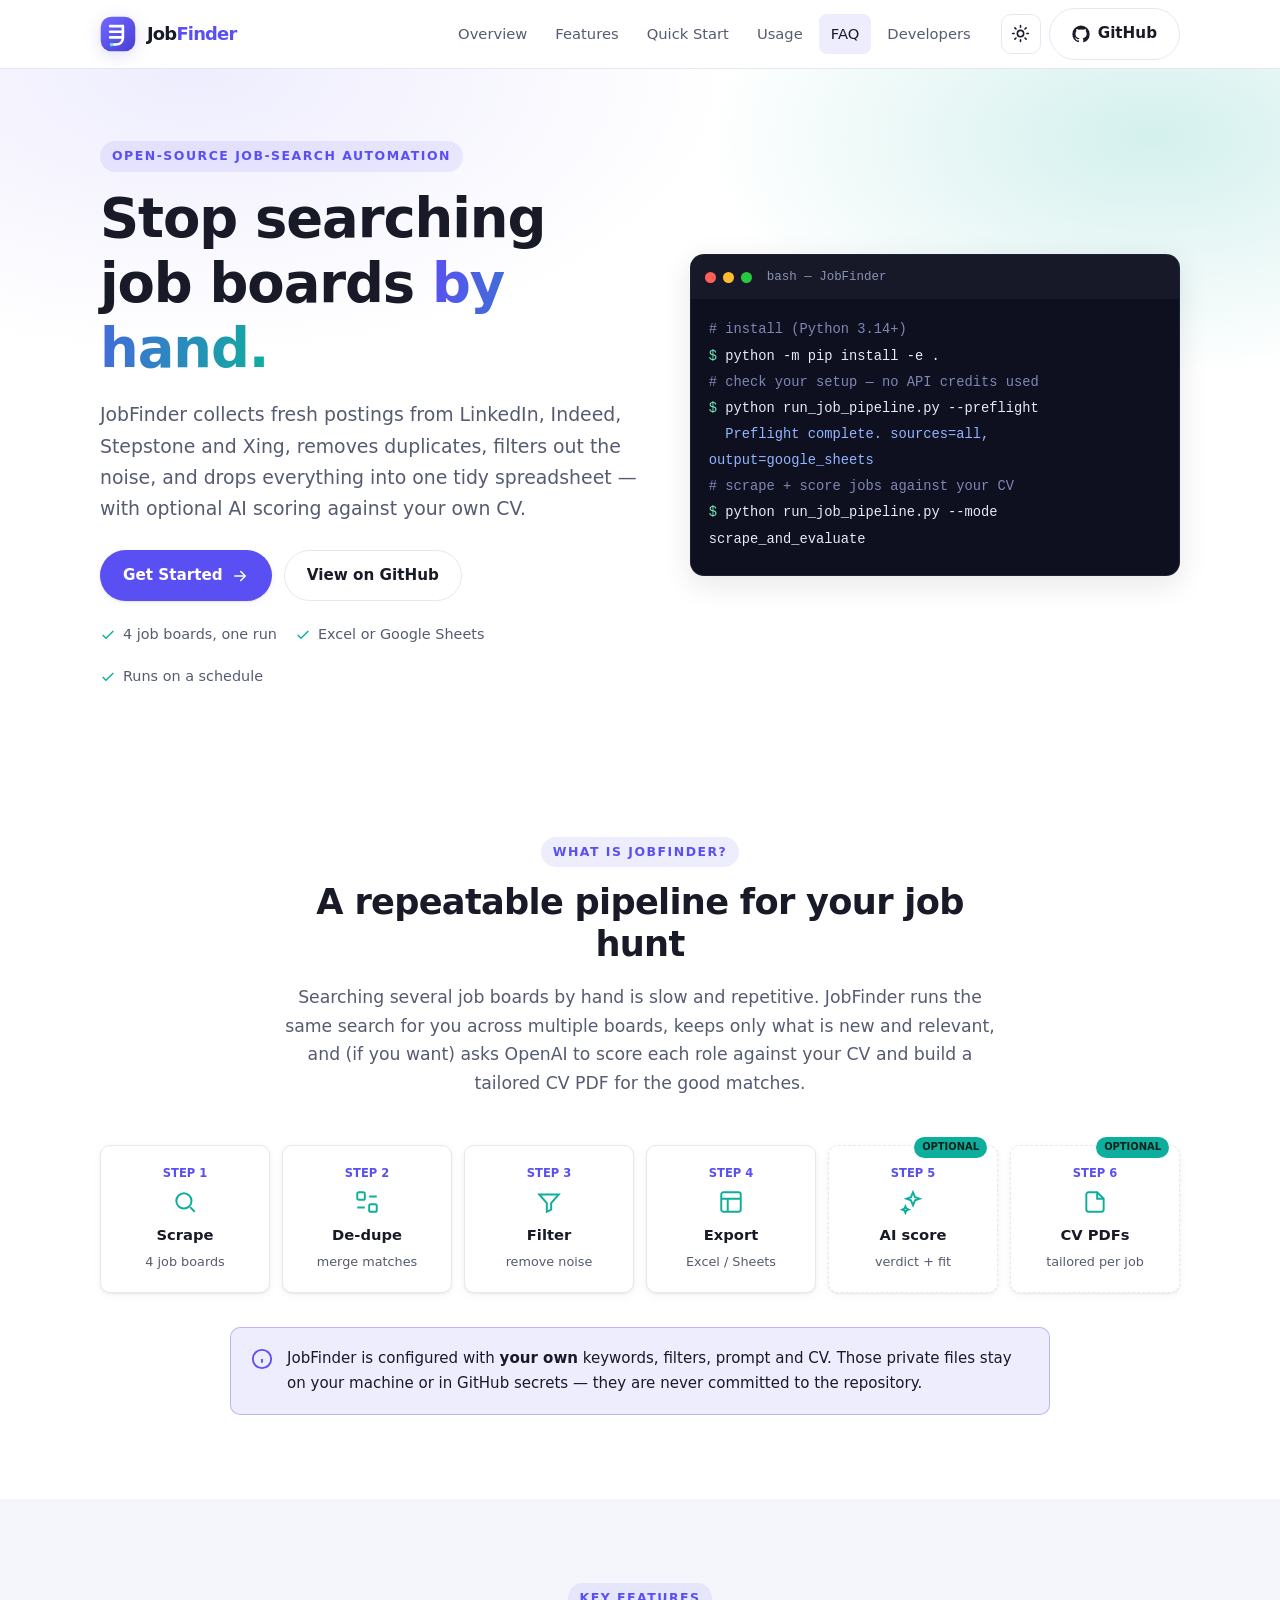
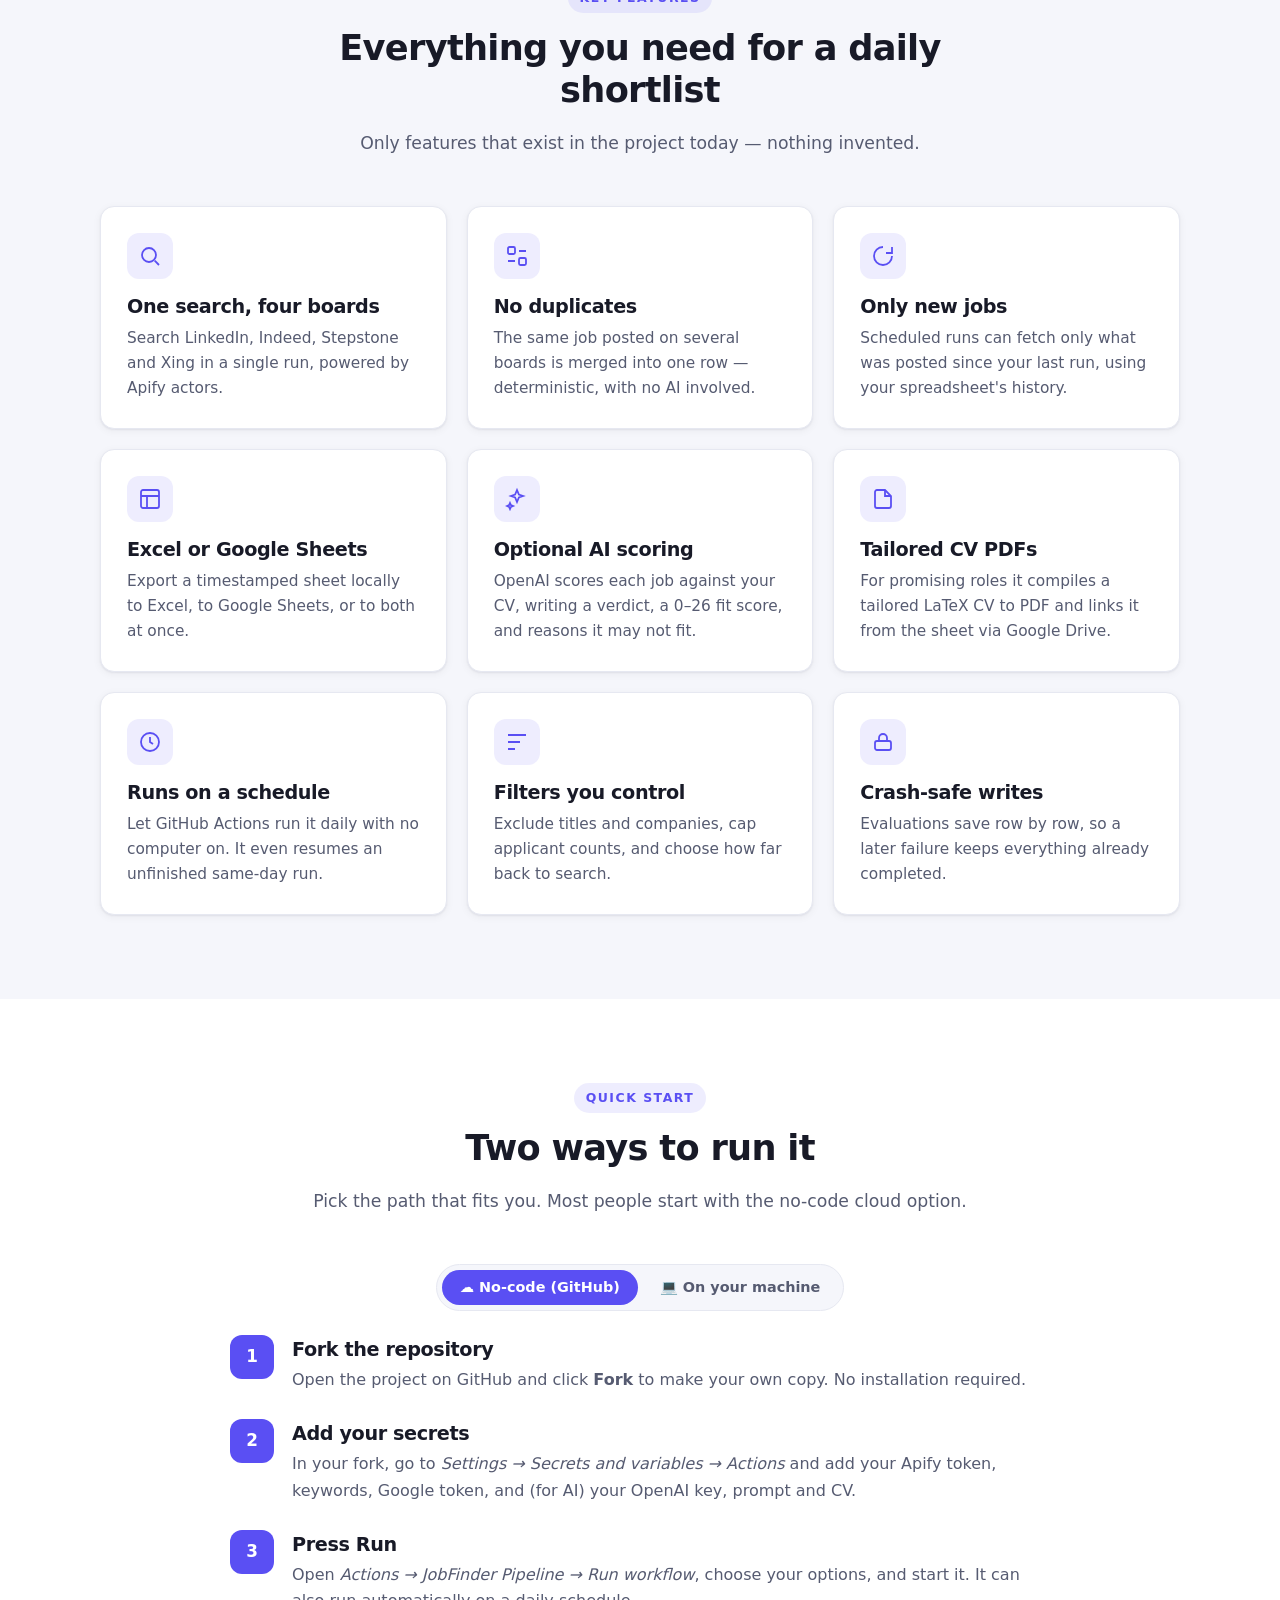
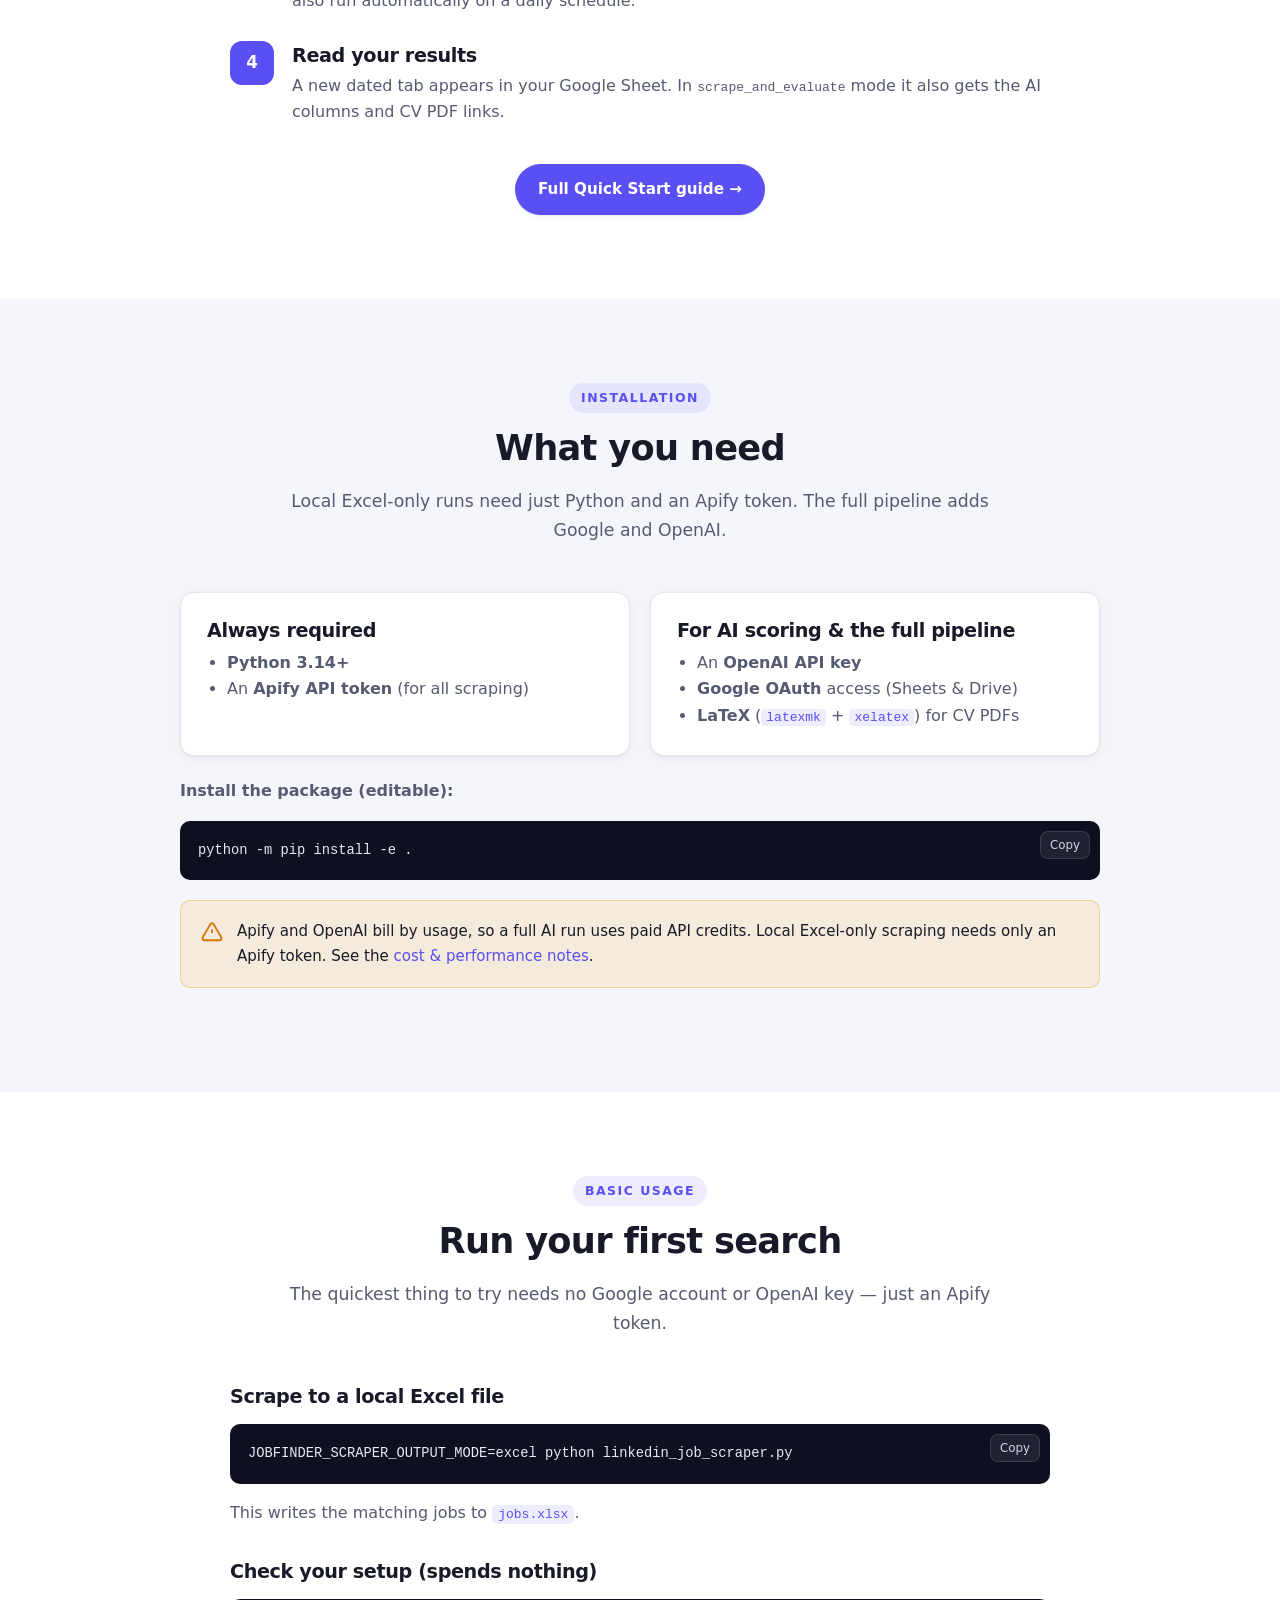
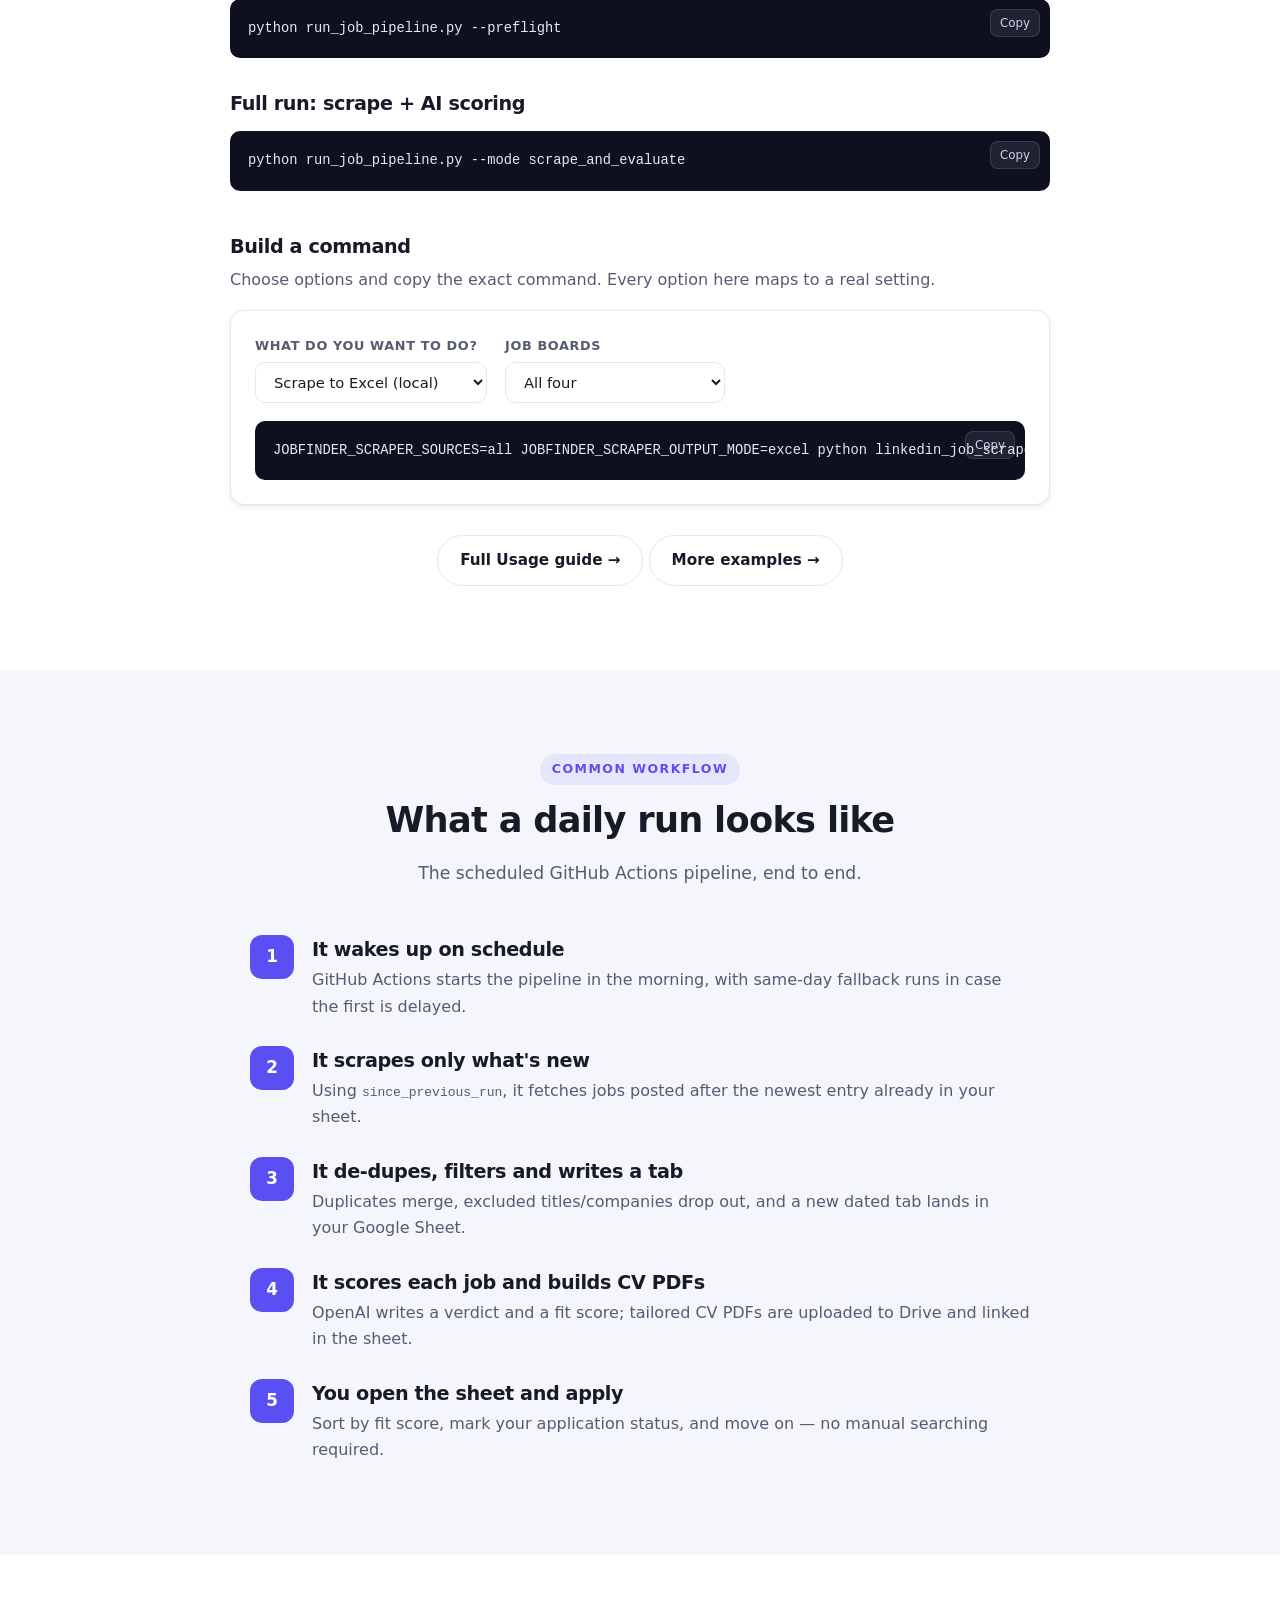
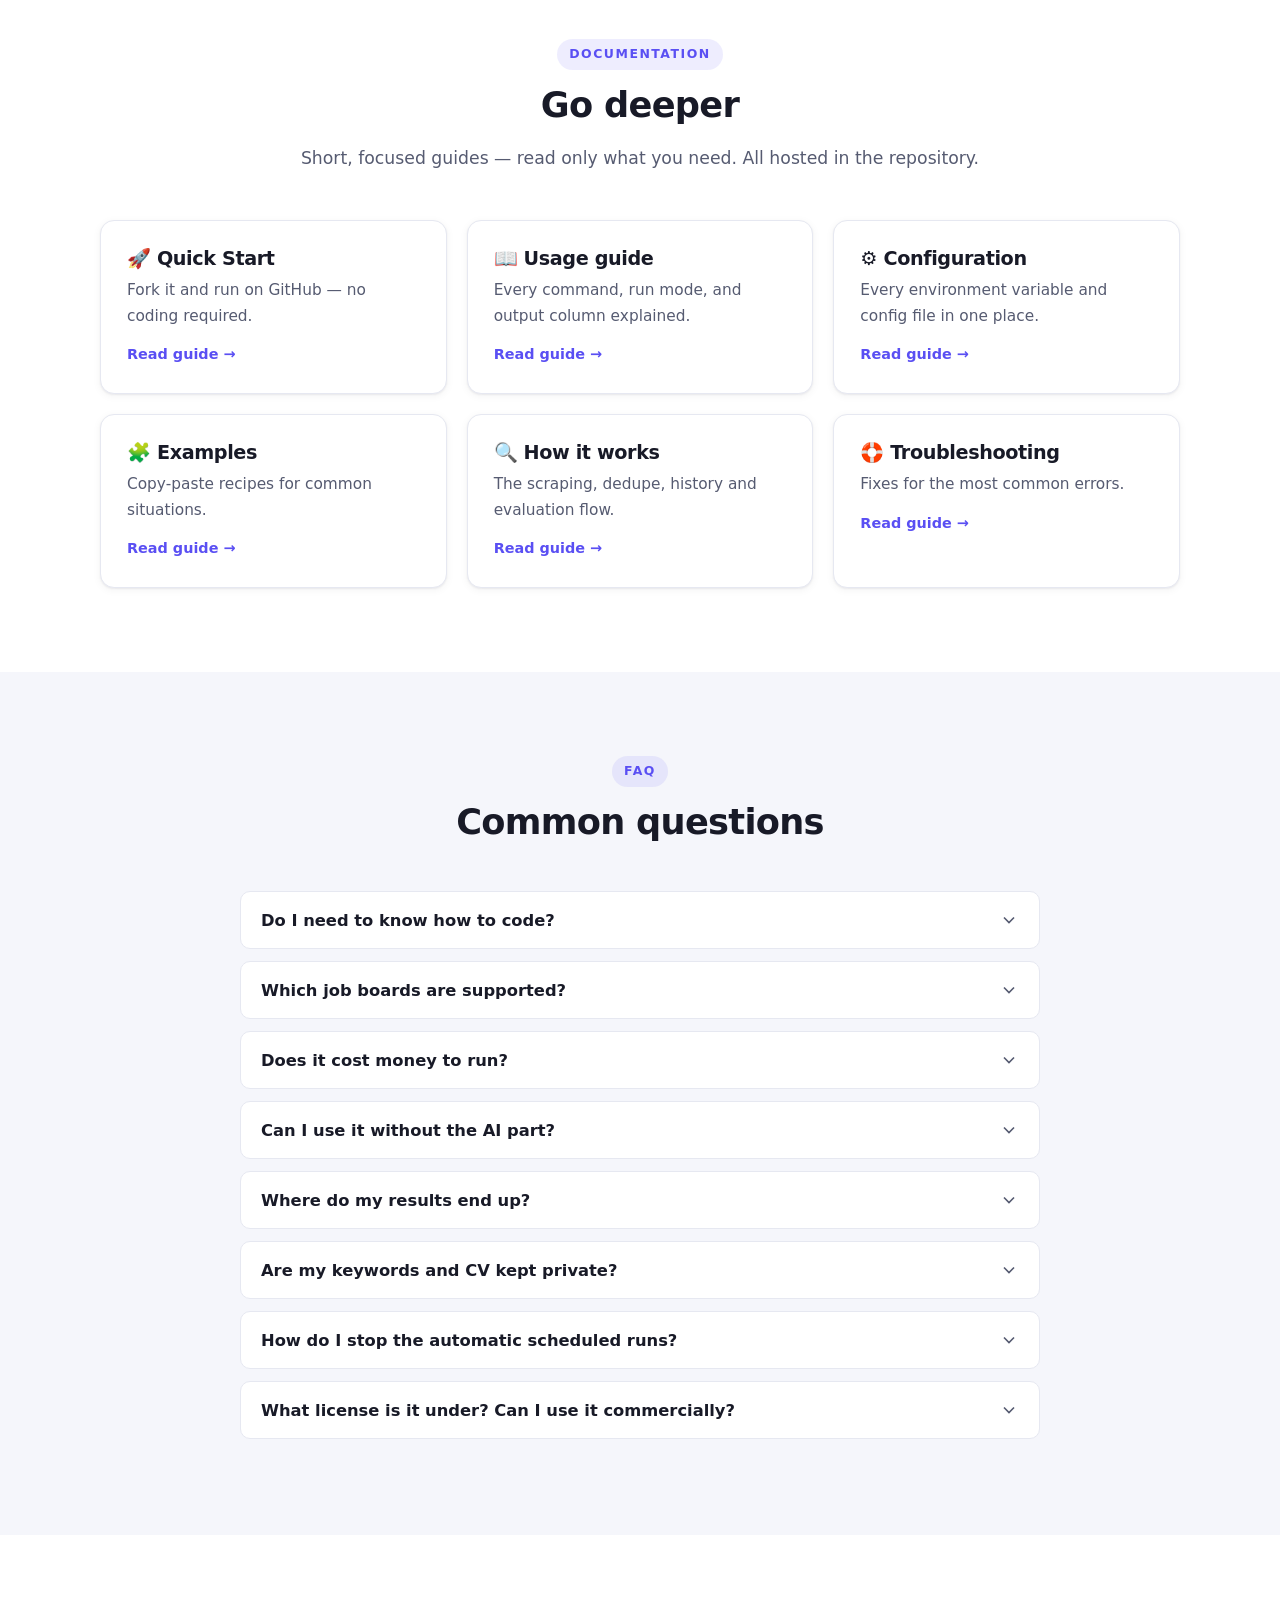
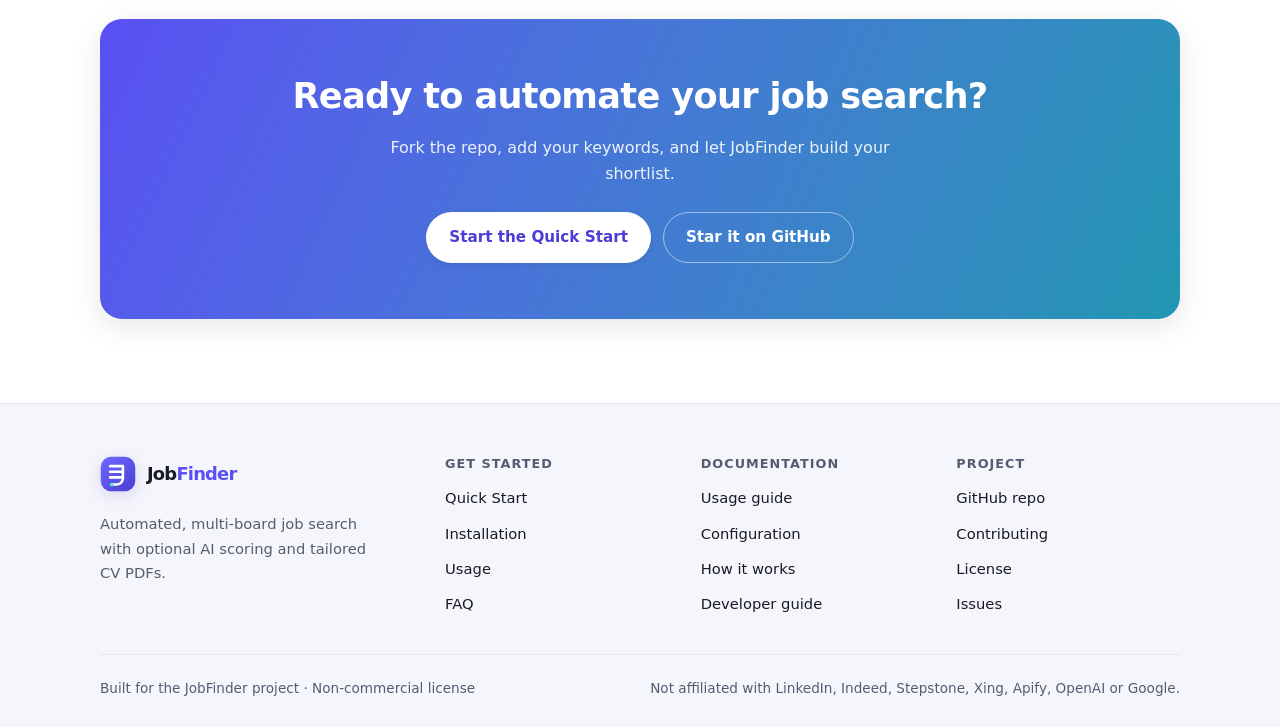
<file: index.html>
<!DOCTYPE html>
<html lang="en" data-theme="light">
<head>
  <meta charset="UTF-8" />
  <meta name="viewport" content="width=device-width, initial-scale=1.0" />
  <title>JobFinder — Automated, multi-board job search with optional AI scoring</title>
  <meta name="description" content="JobFinder scrapes jobs from LinkedIn, Indeed, Stepstone and Xing, removes duplicates, filters the noise, and saves results to Excel or Google Sheets — with optional OpenAI scoring and tailored CV PDFs." />
  <meta name="theme-color" content="#5A4FF3" />
  <link rel="icon" type="image/svg+xml" href="assets/favicon.svg" />
  <link rel="stylesheet" href="css/styles.css" />
</head>
<body>
  <a class="skip-link" href="#what">Skip to content</a>

  <!-- ===== Nav ===== -->
  <header class="nav" id="nav">
    <div class="container nav__inner">
      <a class="brand" href="index.html" aria-label="JobFinder home">
        <img class="brand__logo" src="assets/logo-mark.svg" alt="" width="36" height="36" aria-hidden="true" />
        <span class="brand__word"><span>Job</span><span class="brand__finder">Finder</span></span>
      </a>
      <nav class="nav__links" id="navLinks" aria-label="Primary">
        <a href="#what">Overview</a>
        <a href="#features">Features</a>
        <a href="#quick-start">Quick Start</a>
        <a href="#usage">Usage</a>
        <a href="#faq">FAQ</a>
        <a href="developers.html">Developers</a>
      </nav>
      <div class="nav__actions">
        <button class="icon-btn theme-toggle" id="themeToggle" aria-label="Toggle dark mode" title="Toggle theme">
          <svg class="sun" viewBox="0 0 24 24" fill="none" stroke="currentColor" stroke-width="2" stroke-linecap="round"><circle cx="12" cy="12" r="4"/><path d="M12 2v2M12 20v2M4.9 4.9l1.4 1.4M17.7 17.7l1.4 1.4M2 12h2M20 12h2M4.9 19.1l1.4-1.4M17.7 6.3l1.4-1.4"/></svg>
          <svg class="moon" viewBox="0 0 24 24" fill="none" stroke="currentColor" stroke-width="2" stroke-linecap="round" stroke-linejoin="round"><path d="M21 12.8A9 9 0 1 1 11.2 3a7 7 0 0 0 9.8 9.8z"/></svg>
        </button>
        <a class="btn btn--ghost github-btn" href="https://github.com/AmirDonyadide/JobFinder" target="_blank" rel="noopener" aria-label="View JobFinder on GitHub">
          <svg viewBox="0 0 24 24" fill="currentColor" aria-hidden="true"><path d="M12 .5A11.5 11.5 0 0 0 .5 12a11.5 11.5 0 0 0 7.86 10.92c.58.1.79-.25.79-.56v-2c-3.2.7-3.88-1.36-3.88-1.36-.53-1.34-1.3-1.7-1.3-1.7-1.05-.72.08-.71.08-.71 1.17.08 1.78 1.2 1.78 1.2 1.04 1.78 2.73 1.27 3.4.97.1-.75.4-1.27.73-1.56-2.56-.29-5.26-1.28-5.26-5.7 0-1.26.45-2.3 1.2-3.1-.13-.3-.52-1.49.1-3.1 0 0 .97-.31 3.2 1.18a11 11 0 0 1 5.82 0c2.22-1.5 3.19-1.18 3.19-1.18.62 1.61.23 2.8.11 3.1.74.8 1.19 1.84 1.19 3.1 0 4.43-2.7 5.4-5.28 5.69.42.36.79 1.06.79 2.14v3.17c0 .31.21.67.8.56A11.5 11.5 0 0 0 23.5 12 11.5 11.5 0 0 0 12 .5z"/></svg>
          <span>GitHub</span>
        </a>
        <button class="icon-btn nav__toggle" id="navToggle" aria-label="Open menu" aria-expanded="false">
          <svg viewBox="0 0 24 24" fill="none" stroke="currentColor" stroke-width="2" stroke-linecap="round"><path d="M3 6h18M3 12h18M3 18h18"/></svg>
        </button>
      </div>
    </div>
  </header>

  <!-- ===== Hero ===== -->
  <section class="hero" id="home">
    <div class="container hero__grid">
      <div>
        <span class="eyebrow">Open-source job-search automation</span>
        <h1>Stop searching job boards <span class="grad">by hand.</span></h1>
        <p class="hero__lead">
          JobFinder collects fresh postings from LinkedIn, Indeed, Stepstone and Xing,
          removes duplicates, filters out the noise, and drops everything into one
          tidy spreadsheet — with optional AI scoring against your own CV.
        </p>
        <div class="hero__cta">
          <a class="btn btn--primary" href="#quick-start">
            Get Started
            <svg viewBox="0 0 24 24" fill="none" stroke="currentColor" stroke-width="2" stroke-linecap="round"><path d="M5 12h14M13 6l6 6-6 6"/></svg>
          </a>
          <a class="btn btn--ghost" href="https://github.com/AmirDonyadide/JobFinder" target="_blank" rel="noopener">View on GitHub</a>
        </div>
        <div class="hero__meta">
          <span><svg viewBox="0 0 24 24" fill="none" stroke="currentColor" stroke-width="2"><path d="M20 6 9 17l-5-5"/></svg> 4 job boards, one run</span>
          <span><svg viewBox="0 0 24 24" fill="none" stroke="currentColor" stroke-width="2"><path d="M20 6 9 17l-5-5"/></svg> Excel or Google Sheets</span>
          <span><svg viewBox="0 0 24 24" fill="none" stroke="currentColor" stroke-width="2"><path d="M20 6 9 17l-5-5"/></svg> Runs on a schedule</span>
        </div>
      </div>
      <div class="hero__visual">
        <div class="terminal" role="img" aria-label="Terminal showing JobFinder install and run commands">
          <div class="terminal__bar"><i></i><i></i><i></i><span>bash — JobFinder</span></div>
          <div class="terminal__body">
            <div><span class="c"># install (Python 3.14+)</span></div>
            <div><span class="p">$</span> python -m pip install -e .</div>
            <div><span class="c"># check your setup — no API credits used</span></div>
            <div><span class="p">$</span> python run_job_pipeline.py --preflight</div>
            <div><span class="o">&nbsp;&nbsp;Preflight complete. sources=all, output=google_sheets</span></div>
            <div><span class="c"># scrape + score jobs against your CV</span></div>
            <div><span class="p">$</span> python run_job_pipeline.py --mode scrape_and_evaluate</div>
          </div>
        </div>
      </div>
    </div>
  </section>

  <!-- ===== What is it ===== -->
  <section class="section" id="what">
    <div class="container">
      <div class="section__head reveal">
        <span class="eyebrow">What is JobFinder?</span>
        <h2>A repeatable pipeline for your job hunt</h2>
        <p>
          Searching several job boards by hand is slow and repetitive. JobFinder runs the
          same search for you across multiple boards, keeps only what is new and relevant,
          and (if you want) asks OpenAI to score each role against your CV and build a
          tailored CV PDF for the good matches.
        </p>
      </div>

      <div class="flow reveal" aria-label="Pipeline steps">
        <div class="flow__node">
          <div class="step">STEP 1</div>
          <svg class="ico" viewBox="0 0 24 24" fill="none" stroke="currentColor" stroke-width="1.8"><circle cx="11" cy="11" r="7"/><path d="m21 21-4.3-4.3"/></svg>
          <strong>Scrape</strong><span>4 job boards</span>
        </div>
        <div class="flow__node">
          <div class="step">STEP 2</div>
          <svg class="ico" viewBox="0 0 24 24" fill="none" stroke="currentColor" stroke-width="1.8"><rect x="3" y="3" width="7" height="7" rx="1.5"/><rect x="14" y="14" width="7" height="7" rx="1.5"/><path d="M14 7h7M3 17h7"/></svg>
          <strong>De-dupe</strong><span>merge matches</span>
        </div>
        <div class="flow__node">
          <div class="step">STEP 3</div>
          <svg class="ico" viewBox="0 0 24 24" fill="none" stroke="currentColor" stroke-width="1.8"><path d="M3 5h18l-7 8v6l-4 2v-8z"/></svg>
          <strong>Filter</strong><span>remove noise</span>
        </div>
        <div class="flow__node">
          <div class="step">STEP 4</div>
          <svg class="ico" viewBox="0 0 24 24" fill="none" stroke="currentColor" stroke-width="1.8"><rect x="3" y="3" width="18" height="18" rx="2"/><path d="M3 9h18M9 21V9"/></svg>
          <strong>Export</strong><span>Excel / Sheets</span>
        </div>
        <div class="flow__node opt">
          <span class="badge-opt">OPTIONAL</span>
          <div class="step">STEP 5</div>
          <svg class="ico" viewBox="0 0 24 24" fill="none" stroke="currentColor" stroke-width="1.8"><path d="M12 3l1.9 4.6L18 9l-4.1 1.4L12 15l-1.9-4.6L6 9l4.1-1.4z"/><path d="M5 16l.9 2.1L8 19l-2.1.9L5 22l-.9-2.1L2 19l2.1-.9z"/></svg>
          <strong>AI score</strong><span>verdict + fit</span>
        </div>
        <div class="flow__node opt">
          <span class="badge-opt">OPTIONAL</span>
          <div class="step">STEP 6</div>
          <svg class="ico" viewBox="0 0 24 24" fill="none" stroke="currentColor" stroke-width="1.8"><path d="M14 3H6a2 2 0 0 0-2 2v14a2 2 0 0 0 2 2h12a2 2 0 0 0 2-2V9z"/><path d="M14 3v6h6"/></svg>
          <strong>CV PDFs</strong><span>tailored per job</span>
        </div>
      </div>

      <div class="callout callout--info reveal" style="max-width:820px;margin:34px auto 0;">
        <svg viewBox="0 0 24 24" fill="none" stroke="currentColor" stroke-width="2"><circle cx="12" cy="12" r="10"/><path d="M12 16v-4M12 8h.01"/></svg>
        <p>JobFinder is configured with <strong>your own</strong> keywords, filters, prompt and CV.
        Those private files stay on your machine or in GitHub secrets — they are never committed to the repository.</p>
      </div>
    </div>
  </section>

  <!-- ===== Features ===== -->
  <section class="section section--soft" id="features">
    <div class="container">
      <div class="section__head reveal">
        <span class="eyebrow">Key features</span>
        <h2>Everything you need for a daily shortlist</h2>
        <p>Only features that exist in the project today — nothing invented.</p>
      </div>
      <div class="grid grid--3">
        <div class="card reveal">
          <div class="card__ico"><svg viewBox="0 0 24 24" fill="none" stroke="currentColor" stroke-width="1.8"><circle cx="11" cy="11" r="7"/><path d="m21 21-4.3-4.3"/></svg></div>
          <h3>One search, four boards</h3>
          <p>Search LinkedIn, Indeed, Stepstone and Xing in a single run, powered by Apify actors.</p>
        </div>
        <div class="card reveal">
          <div class="card__ico"><svg viewBox="0 0 24 24" fill="none" stroke="currentColor" stroke-width="1.8"><rect x="3" y="3" width="7" height="7" rx="1.5"/><rect x="14" y="14" width="7" height="7" rx="1.5"/><path d="M14 7h7M3 17h7"/></svg></div>
          <h3>No duplicates</h3>
          <p>The same job posted on several boards is merged into one row — deterministic, with no AI involved.</p>
        </div>
        <div class="card reveal">
          <div class="card__ico"><svg viewBox="0 0 24 24" fill="none" stroke="currentColor" stroke-width="1.8"><path d="M21 12a9 9 0 1 1-9-9"/><path d="M21 3v6h-6"/></svg></div>
          <h3>Only new jobs</h3>
          <p>Scheduled runs can fetch only what was posted since your last run, using your spreadsheet's history.</p>
        </div>
        <div class="card reveal">
          <div class="card__ico"><svg viewBox="0 0 24 24" fill="none" stroke="currentColor" stroke-width="1.8"><rect x="3" y="3" width="18" height="18" rx="2"/><path d="M3 9h18M9 21V9"/></svg></div>
          <h3>Excel or Google Sheets</h3>
          <p>Export a timestamped sheet locally to Excel, to Google Sheets, or to both at once.</p>
        </div>
        <div class="card reveal">
          <div class="card__ico"><svg viewBox="0 0 24 24" fill="none" stroke="currentColor" stroke-width="1.8"><path d="M12 3l1.9 4.6L18 9l-4.1 1.4L12 15l-1.9-4.6L6 9l4.1-1.4z"/><path d="M5 16l.9 2.1L8 19l-2.1.9L5 22l-.9-2.1L2 19l2.1-.9z"/></svg></div>
          <h3>Optional AI scoring</h3>
          <p>OpenAI scores each job against your CV, writing a verdict, a 0–26 fit score, and reasons it may not fit.</p>
        </div>
        <div class="card reveal">
          <div class="card__ico"><svg viewBox="0 0 24 24" fill="none" stroke="currentColor" stroke-width="1.8"><path d="M14 3H6a2 2 0 0 0-2 2v14a2 2 0 0 0 2 2h12a2 2 0 0 0 2-2V9z"/><path d="M14 3v6h6"/></svg></div>
          <h3>Tailored CV PDFs</h3>
          <p>For promising roles it compiles a tailored LaTeX CV to PDF and links it from the sheet via Google Drive.</p>
        </div>
        <div class="card reveal">
          <div class="card__ico"><svg viewBox="0 0 24 24" fill="none" stroke="currentColor" stroke-width="1.8"><circle cx="12" cy="12" r="9"/><path d="M12 7v5l3 2"/></svg></div>
          <h3>Runs on a schedule</h3>
          <p>Let GitHub Actions run it daily with no computer on. It even resumes an unfinished same-day run.</p>
        </div>
        <div class="card reveal">
          <div class="card__ico"><svg viewBox="0 0 24 24" fill="none" stroke="currentColor" stroke-width="1.8"><path d="M3 5h18M3 12h12M3 19h7"/></svg></div>
          <h3>Filters you control</h3>
          <p>Exclude titles and companies, cap applicant counts, and choose how far back to search.</p>
        </div>
        <div class="card reveal">
          <div class="card__ico"><svg viewBox="0 0 24 24" fill="none" stroke="currentColor" stroke-width="1.8"><rect x="4" y="11" width="16" height="9" rx="2"/><path d="M8 11V8a4 4 0 0 1 8 0v3"/></svg></div>
          <h3>Crash-safe writes</h3>
          <p>Evaluations save row by row, so a later failure keeps everything already completed.</p>
        </div>
      </div>
    </div>
  </section>

  <!-- ===== Quick Start ===== -->
  <section class="section" id="quick-start">
    <div class="container">
      <div class="section__head reveal">
        <span class="eyebrow">Quick start</span>
        <h2>Two ways to run it</h2>
        <p>Pick the path that fits you. Most people start with the no-code cloud option.</p>
      </div>

      <div style="text-align:center" class="reveal">
        <div class="tabs__list" role="tablist" aria-label="Quick start method">
          <button class="tabs__btn is-active" role="tab" aria-selected="true" data-tab="tab-cloud">☁️ No-code (GitHub)</button>
          <button class="tabs__btn" role="tab" aria-selected="false" data-tab="tab-local">💻 On your machine</button>
        </div>
      </div>

      <!-- Cloud -->
      <div class="tabs__panel is-active" id="tab-cloud" role="tabpanel">
        <div class="steps" style="max-width:820px;margin:0 auto;">
          <div class="step-row reveal"><div class="step-row__num"></div><div class="step-row__body">
            <h3>Fork the repository</h3>
            <p>Open the project on GitHub and click <strong>Fork</strong> to make your own copy. No installation required.</p>
          </div></div>
          <div class="step-row reveal"><div class="step-row__num"></div><div class="step-row__body">
            <h3>Add your secrets</h3>
            <p>In your fork, go to <em>Settings → Secrets and variables → Actions</em> and add your Apify token, keywords, Google token, and (for AI) your OpenAI key, prompt and CV.</p>
          </div></div>
          <div class="step-row reveal"><div class="step-row__num"></div><div class="step-row__body">
            <h3>Press Run</h3>
            <p>Open <em>Actions → JobFinder Pipeline → Run workflow</em>, choose your options, and start it. It can also run automatically on a daily schedule.</p>
          </div></div>
          <div class="step-row reveal"><div class="step-row__num"></div><div class="step-row__body">
            <h3>Read your results</h3>
            <p>A new dated tab appears in your Google Sheet. In <code>scrape_and_evaluate</code> mode it also gets the AI columns and CV PDF links.</p>
          </div></div>
        </div>
        <div style="text-align:center;margin-top:30px" class="reveal">
          <a class="btn btn--primary" href="https://github.com/AmirDonyadide/JobFinder/blob/main/docs/quick-start.md" target="_blank" rel="noopener">Full Quick Start guide →</a>
        </div>
      </div>

      <!-- Local -->
      <div class="tabs__panel" id="tab-local" role="tabpanel">
        <div style="max-width:820px;margin:0 auto;">
          <p style="color:var(--text-soft)">Clone the repo, install it in a Python 3.14+ environment, and create your config files from the examples:</p>
          <div class="code">
            <button class="copy" aria-label="Copy code">Copy</button>
<pre><span class="c"># 1. Clone and enter the project</span>
git clone https://github.com/AmirDonyadide/JobFinder.git
cd JobFinder

<span class="c"># 2. Install it (Python 3.14+ recommended)</span>
python -m pip install -e .

<span class="c"># 3. Create your private config from the examples</span>
cp .env.example .env
cp configs/keywords.example.txt configs/keywords.txt
cp prompts/master_prompt.example.txt prompts/master_prompt.txt
cp cv/master_cv.example.tex cv/master_cv.tex</pre>
          </div>
          <p style="color:var(--text-soft)">Add your <code style="background:var(--primary-soft);color:var(--primary);padding:2px 6px;border-radius:5px">APIFY_API_TOKEN</code> to <code style="background:var(--primary-soft);color:var(--primary);padding:2px 6px;border-radius:5px">.env</code>, put your search terms in <code style="background:var(--primary-soft);color:var(--primary);padding:2px 6px;border-radius:5px">configs/keywords.txt</code>, then try your first run below.</p>
          <div style="text-align:center;margin-top:24px">
            <a class="btn btn--primary" href="https://github.com/AmirDonyadide/JobFinder/blob/main/docs/run-local.md" target="_blank" rel="noopener">Full Local guide →</a>
          </div>
        </div>
      </div>
    </div>
  </section>

  <!-- ===== Installation requirements ===== -->
  <section class="section section--soft" id="install">
    <div class="container">
      <div class="section__head reveal">
        <span class="eyebrow">Installation</span>
        <h2>What you need</h2>
        <p>Local Excel-only runs need just Python and an Apify token. The full pipeline adds Google and OpenAI.</p>
      </div>
      <div class="grid grid--2" style="max-width:920px;margin:0 auto;">
        <div class="card reveal">
          <h3>Always required</h3>
          <ul style="color:var(--text-soft);padding-left:20px;margin:0;">
            <li><strong>Python 3.14+</strong></li>
            <li>An <strong>Apify API token</strong> (for all scraping)</li>
          </ul>
        </div>
        <div class="card reveal">
          <h3>For AI scoring &amp; the full pipeline</h3>
          <ul style="color:var(--text-soft);padding-left:20px;margin:0;">
            <li>An <strong>OpenAI API key</strong></li>
            <li><strong>Google OAuth</strong> access (Sheets &amp; Drive)</li>
            <li><strong>LaTeX</strong> (<code style="background:var(--primary-soft);color:var(--primary);padding:1px 5px;border-radius:4px">latexmk</code> + <code style="background:var(--primary-soft);color:var(--primary);padding:1px 5px;border-radius:4px">xelatex</code>) for CV PDFs</li>
          </ul>
        </div>
      </div>
      <div style="max-width:920px;margin:22px auto 0">
        <p style="color:var(--text-soft);font-weight:600;margin-bottom:6px">Install the package (editable):</p>
        <div class="code reveal">
          <button class="copy" aria-label="Copy command">Copy</button>
<pre>python -m pip install -e .</pre>
        </div>
        <div class="callout reveal">
          <svg viewBox="0 0 24 24" fill="none" stroke="currentColor" stroke-width="2"><path d="M10.3 3.3 1.8 18a2 2 0 0 0 1.7 3h17a2 2 0 0 0 1.7-3L13.7 3.3a2 2 0 0 0-3.4 0z"/><path d="M12 9v4M12 17h.01"/></svg>
          <p>Apify and OpenAI bill by usage, so a full AI run uses paid API credits. Local Excel-only scraping needs only an Apify token. See the <a href="https://github.com/AmirDonyadide/JobFinder/blob/main/docs/configuration.md#cost--performance-tuning" target="_blank" rel="noopener">cost &amp; performance notes</a>.</p>
        </div>
      </div>
    </div>
  </section>

  <!-- ===== Usage ===== -->
  <section class="section" id="usage">
    <div class="container">
      <div class="section__head reveal">
        <span class="eyebrow">Basic usage</span>
        <h2>Run your first search</h2>
        <p>The quickest thing to try needs no Google account or OpenAI key — just an Apify token.</p>
      </div>

      <div style="max-width:820px;margin:0 auto;">
        <h3 class="reveal">Scrape to a local Excel file</h3>
        <div class="code reveal">
          <button class="copy" aria-label="Copy command">Copy</button>
<pre>JOBFINDER_SCRAPER_OUTPUT_MODE=excel python linkedin_job_scraper.py</pre>
        </div>
        <p style="color:var(--text-soft)" class="reveal">This writes the matching jobs to <code style="background:var(--primary-soft);color:var(--primary);padding:2px 6px;border-radius:5px">jobs.xlsx</code>.</p>

        <h3 class="reveal" style="margin-top:34px">Check your setup (spends nothing)</h3>
        <div class="code reveal">
          <button class="copy" aria-label="Copy command">Copy</button>
<pre>python run_job_pipeline.py --preflight</pre>
        </div>

        <h3 class="reveal" style="margin-top:34px">Full run: scrape + AI scoring</h3>
        <div class="code reveal">
          <button class="copy" aria-label="Copy command">Copy</button>
<pre>python run_job_pipeline.py --mode scrape_and_evaluate</pre>
        </div>

        <!-- Command builder -->
        <h3 class="reveal" style="margin-top:44px">Build a command</h3>
        <p style="color:var(--text-soft)" class="reveal">Choose options and copy the exact command. Every option here maps to a real setting.</p>
        <div class="builder reveal">
          <div class="builder__controls">
            <div class="field">
              <label for="bAction">What do you want to do?</label>
              <select id="bAction">
                <option value="excel">Scrape to Excel (local)</option>
                <option value="sheets">Scrape to Google Sheets</option>
                <option value="evaluate">Scrape + AI evaluation</option>
              </select>
            </div>
            <div class="field">
              <label for="bSource">Job boards</label>
              <select id="bSource">
                <option value="linkedin">LinkedIn</option>
                <option value="indeed">Indeed</option>
                <option value="stepstone">Stepstone</option>
                <option value="xing">Xing</option>
                <option value="all" selected>All four</option>
              </select>
            </div>
          </div>
          <div class="code" style="margin:0">
            <button class="copy" aria-label="Copy generated command">Copy</button>
<pre id="builderOut">JOBFINDER_SCRAPER_SOURCES=all JOBFINDER_SCRAPER_OUTPUT_MODE=excel python linkedin_job_scraper.py</pre>
          </div>
        </div>

        <div style="text-align:center;margin-top:30px" class="reveal">
          <a class="btn btn--ghost" href="https://github.com/AmirDonyadide/JobFinder/blob/main/docs/usage.md" target="_blank" rel="noopener">Full Usage guide →</a>
          <a class="btn btn--ghost" href="https://github.com/AmirDonyadide/JobFinder/blob/main/docs/examples.md" target="_blank" rel="noopener">More examples →</a>
        </div>
      </div>
    </div>
  </section>

  <!-- ===== Workflows ===== -->
  <section class="section section--soft" id="workflows">
    <div class="container">
      <div class="section__head reveal">
        <span class="eyebrow">Common workflow</span>
        <h2>What a daily run looks like</h2>
        <p>The scheduled GitHub Actions pipeline, end to end.</p>
      </div>
      <div class="steps" style="max-width:780px;margin:0 auto;">
        <div class="step-row reveal"><div class="step-row__num"></div><div class="step-row__body">
          <h3>It wakes up on schedule</h3>
          <p>GitHub Actions starts the pipeline in the morning, with same-day fallback runs in case the first is delayed.</p>
        </div></div>
        <div class="step-row reveal"><div class="step-row__num"></div><div class="step-row__body">
          <h3>It scrapes only what's new</h3>
          <p>Using <code>since_previous_run</code>, it fetches jobs posted after the newest entry already in your sheet.</p>
        </div></div>
        <div class="step-row reveal"><div class="step-row__num"></div><div class="step-row__body">
          <h3>It de-dupes, filters and writes a tab</h3>
          <p>Duplicates merge, excluded titles/companies drop out, and a new dated tab lands in your Google Sheet.</p>
        </div></div>
        <div class="step-row reveal"><div class="step-row__num"></div><div class="step-row__body">
          <h3>It scores each job and builds CV PDFs</h3>
          <p>OpenAI writes a verdict and a fit score; tailored CV PDFs are uploaded to Drive and linked in the sheet.</p>
        </div></div>
        <div class="step-row reveal"><div class="step-row__num"></div><div class="step-row__body">
          <h3>You open the sheet and apply</h3>
          <p>Sort by fit score, mark your application status, and move on — no manual searching required.</p>
        </div></div>
      </div>
    </div>
  </section>

  <!-- ===== Documentation ===== -->
  <section class="section" id="docs">
    <div class="container">
      <div class="section__head reveal">
        <span class="eyebrow">Documentation</span>
        <h2>Go deeper</h2>
        <p>Short, focused guides — read only what you need. All hosted in the repository.</p>
      </div>
      <div class="grid grid--3">
        <a class="card card--link reveal" href="https://github.com/AmirDonyadide/JobFinder/blob/main/docs/quick-start.md" target="_blank" rel="noopener">
          <h3>🚀 Quick Start</h3>
          <p>Fork it and run on GitHub — no coding required.</p>
          <span class="card__more">Read guide →</span>
        </a>
        <a class="card card--link reveal" href="https://github.com/AmirDonyadide/JobFinder/blob/main/docs/usage.md" target="_blank" rel="noopener">
          <h3>📖 Usage guide</h3>
          <p>Every command, run mode, and output column explained.</p>
          <span class="card__more">Read guide →</span>
        </a>
        <a class="card card--link reveal" href="https://github.com/AmirDonyadide/JobFinder/blob/main/docs/configuration.md" target="_blank" rel="noopener">
          <h3>⚙️ Configuration</h3>
          <p>Every environment variable and config file in one place.</p>
          <span class="card__more">Read guide →</span>
        </a>
        <a class="card card--link reveal" href="https://github.com/AmirDonyadide/JobFinder/blob/main/docs/examples.md" target="_blank" rel="noopener">
          <h3>🧩 Examples</h3>
          <p>Copy-paste recipes for common situations.</p>
          <span class="card__more">Read guide →</span>
        </a>
        <a class="card card--link reveal" href="https://github.com/AmirDonyadide/JobFinder/blob/main/docs/how-it-works.md" target="_blank" rel="noopener">
          <h3>🔍 How it works</h3>
          <p>The scraping, dedupe, history and evaluation flow.</p>
          <span class="card__more">Read guide →</span>
        </a>
        <a class="card card--link reveal" href="https://github.com/AmirDonyadide/JobFinder/blob/main/docs/troubleshooting.md" target="_blank" rel="noopener">
          <h3>🛟 Troubleshooting</h3>
          <p>Fixes for the most common errors.</p>
          <span class="card__more">Read guide →</span>
        </a>
      </div>
    </div>
  </section>

  <!-- ===== FAQ ===== -->
  <section class="section section--soft" id="faq">
    <div class="container">
      <div class="section__head reveal">
        <span class="eyebrow">FAQ</span>
        <h2>Common questions</h2>
      </div>
      <div class="accordion">
        <div class="acc-item reveal">
          <button class="acc-trigger" aria-expanded="false">Do I need to know how to code?
            <svg class="chev" viewBox="0 0 24 24" fill="none" stroke="currentColor" stroke-width="2"><path d="m6 9 6 6 6-6"/></svg></button>
          <div class="acc-panel"><div class="acc-panel__inner"><p>No. The recommended path is to fork the repository and run it on GitHub Actions — you only add a few secrets and press <em>Run</em>. Running locally needs basic command-line comfort but no programming.</p></div></div>
        </div>
        <div class="acc-item reveal">
          <button class="acc-trigger" aria-expanded="false">Which job boards are supported?
            <svg class="chev" viewBox="0 0 24 24" fill="none" stroke="currentColor" stroke-width="2"><path d="m6 9 6 6 6-6"/></svg></button>
          <div class="acc-panel"><div class="acc-panel__inner"><p>LinkedIn, Indeed, Stepstone and Xing, via Apify actors. You can search one board, a custom list, or all four with <code>JOBFINDER_SCRAPER_SOURCES</code>.</p></div></div>
        </div>
        <div class="acc-item reveal">
          <button class="acc-trigger" aria-expanded="false">Does it cost money to run?
            <svg class="chev" viewBox="0 0 24 24" fill="none" stroke="currentColor" stroke-width="2"><path d="m6 9 6 6 6-6"/></svg></button>
          <div class="acc-panel"><div class="acc-panel__inner"><p>JobFinder itself is free, but it uses third-party APIs that bill by usage. Scraping needs a paid/credited <strong>Apify</strong> account, and AI scoring needs a paid <strong>OpenAI</strong> key. A local Excel-only scrape uses only your Apify credits.</p></div></div>
        </div>
        <div class="acc-item reveal">
          <button class="acc-trigger" aria-expanded="false">Can I use it without the AI part?
            <svg class="chev" viewBox="0 0 24 24" fill="none" stroke="currentColor" stroke-width="2"><path d="m6 9 6 6 6-6"/></svg></button>
          <div class="acc-panel"><div class="acc-panel__inner"><p>Yes. Run in <code>scrape_only</code> mode (or the scraper alone) to collect and filter jobs without OpenAI. The AI scoring and CV PDFs are entirely optional.</p></div></div>
        </div>
        <div class="acc-item reveal">
          <button class="acc-trigger" aria-expanded="false">Where do my results end up?
            <svg class="chev" viewBox="0 0 24 24" fill="none" stroke="currentColor" stroke-width="2"><path d="m6 9 6 6 6-6"/></svg></button>
          <div class="acc-panel"><div class="acc-panel__inner"><p>In a spreadsheet. Local runs can write <code>jobs.xlsx</code>; cloud and full-pipeline runs add a new dated tab to your Google Sheet. Each run is timestamped so history is preserved.</p></div></div>
        </div>
        <div class="acc-item reveal">
          <button class="acc-trigger" aria-expanded="false">Are my keywords and CV kept private?
            <svg class="chev" viewBox="0 0 24 24" fill="none" stroke="currentColor" stroke-width="2"><path d="m6 9 6 6 6-6"/></svg></button>
          <div class="acc-panel"><div class="acc-panel__inner"><p>Yes. Your keywords, prompt, CV and credentials live in local files (ignored by Git) or in GitHub secrets. The repository only ships example placeholders.</p></div></div>
        </div>
        <div class="acc-item reveal">
          <button class="acc-trigger" aria-expanded="false">How do I stop the automatic scheduled runs?
            <svg class="chev" viewBox="0 0 24 24" fill="none" stroke="currentColor" stroke-width="2"><path d="m6 9 6 6 6-6"/></svg></button>
          <div class="acc-panel"><div class="acc-panel__inner"><p>In your fork, open <em>Actions → JobFinder Pipeline</em>, click the <strong>…</strong> menu, and choose <em>Disable workflow</em>. You can re-enable it any time.</p></div></div>
        </div>
        <div class="acc-item reveal">
          <button class="acc-trigger" aria-expanded="false">What license is it under? Can I use it commercially?
            <svg class="chev" viewBox="0 0 24 24" fill="none" stroke="currentColor" stroke-width="2"><path d="m6 9 6 6 6-6"/></svg></button>
          <div class="acc-panel"><div class="acc-panel__inner"><p>It uses a custom <strong>non-commercial</strong> license: free to view, run, modify and share for personal, educational and other non-commercial purposes. Commercial use needs a separate written license. Read the full <a href="https://github.com/AmirDonyadide/JobFinder/blob/main/LICENSE" target="_blank" rel="noopener">LICENSE</a> before use.</p></div></div>
        </div>
      </div>
    </div>
  </section>

  <!-- ===== CTA ===== -->
  <section class="section">
    <div class="container">
      <div class="cta reveal">
        <h2>Ready to automate your job search?</h2>
        <p>Fork the repo, add your keywords, and let JobFinder build your shortlist.</p>
        <div style="display:flex;gap:12px;justify-content:center;flex-wrap:wrap">
          <a class="btn btn--primary" href="https://github.com/AmirDonyadide/JobFinder/blob/main/docs/quick-start.md" target="_blank" rel="noopener">Start the Quick Start</a>
          <a class="btn btn--ghost" href="https://github.com/AmirDonyadide/JobFinder" target="_blank" rel="noopener">Star it on GitHub</a>
        </div>
      </div>
    </div>
  </section>

  <!-- ===== Footer ===== -->
  <footer class="footer">
    <div class="container">
      <div class="footer__grid">
        <div class="footer__brand">
          <a class="brand" href="index.html" aria-label="JobFinder home">
            <img class="brand__logo" src="assets/logo-mark.svg" alt="" width="36" height="36" aria-hidden="true" />
            <span class="brand__word"><span>Job</span><span class="brand__finder">Finder</span></span>
          </a>
          <p>Automated, multi-board job search with optional AI scoring and tailored CV PDFs.</p>
        </div>
        <div>
          <h4>Get started</h4>
          <ul class="footer__links">
            <li><a href="#quick-start">Quick Start</a></li>
            <li><a href="#install">Installation</a></li>
            <li><a href="#usage">Usage</a></li>
            <li><a href="#faq">FAQ</a></li>
          </ul>
        </div>
        <div>
          <h4>Documentation</h4>
          <ul class="footer__links">
            <li><a href="https://github.com/AmirDonyadide/JobFinder/blob/main/docs/usage.md" target="_blank" rel="noopener">Usage guide</a></li>
            <li><a href="https://github.com/AmirDonyadide/JobFinder/blob/main/docs/configuration.md" target="_blank" rel="noopener">Configuration</a></li>
            <li><a href="https://github.com/AmirDonyadide/JobFinder/blob/main/docs/how-it-works.md" target="_blank" rel="noopener">How it works</a></li>
            <li><a href="developers.html">Developer guide</a></li>
          </ul>
        </div>
        <div>
          <h4>Project</h4>
          <ul class="footer__links">
            <li><a href="https://github.com/AmirDonyadide/JobFinder" target="_blank" rel="noopener">GitHub repo</a></li>
            <li><a href="https://github.com/AmirDonyadide/JobFinder/blob/main/CONTRIBUTING.md" target="_blank" rel="noopener">Contributing</a></li>
            <li><a href="https://github.com/AmirDonyadide/JobFinder/blob/main/LICENSE" target="_blank" rel="noopener">License</a></li>
            <li><a href="https://github.com/AmirDonyadide/JobFinder/issues" target="_blank" rel="noopener">Issues</a></li>
          </ul>
        </div>
      </div>
      <div class="footer__bottom">
        <span>Built for the <a href="https://github.com/AmirDonyadide/JobFinder" target="_blank" rel="noopener">JobFinder</a> project · Non-commercial license</span>
        <span>Not affiliated with LinkedIn, Indeed, Stepstone, Xing, Apify, OpenAI or Google.</span>
      </div>
    </div>
  </footer>

  <script src="js/main.js"></script>
</body>
</html>
</file>
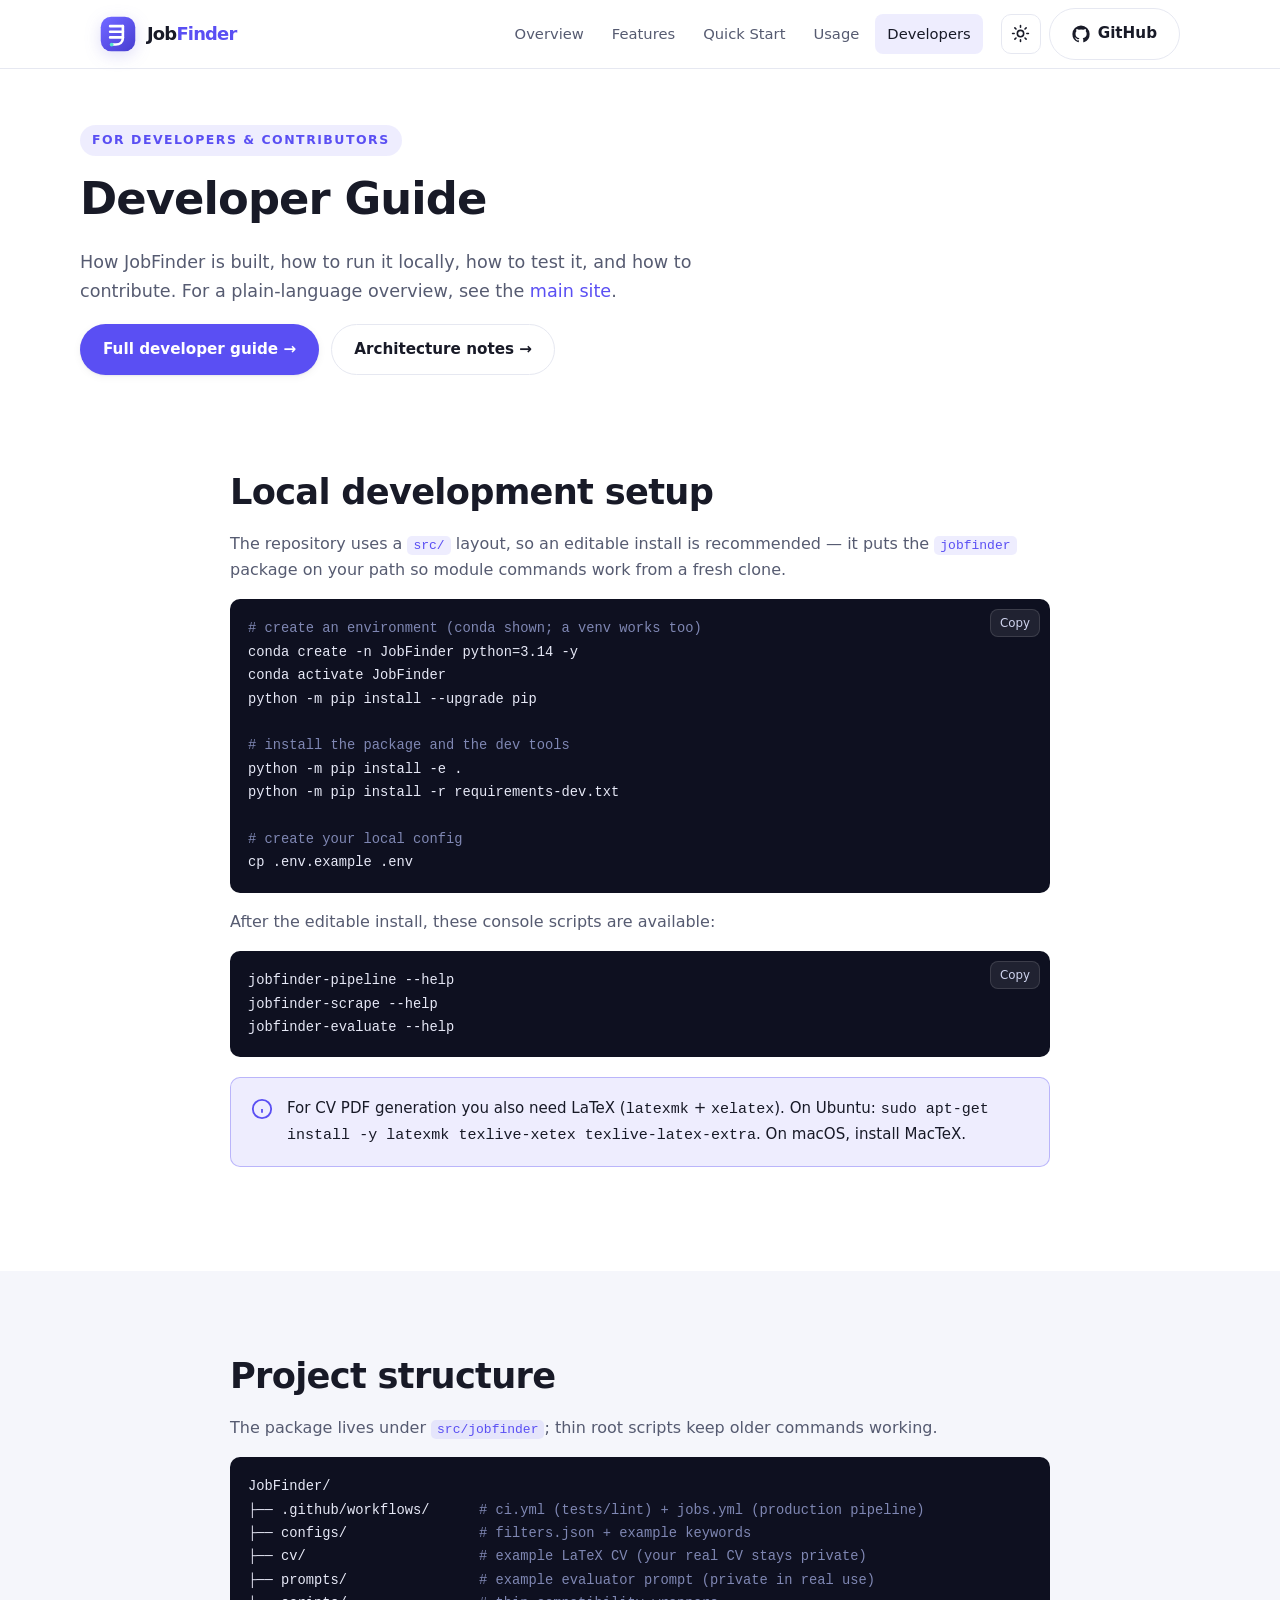
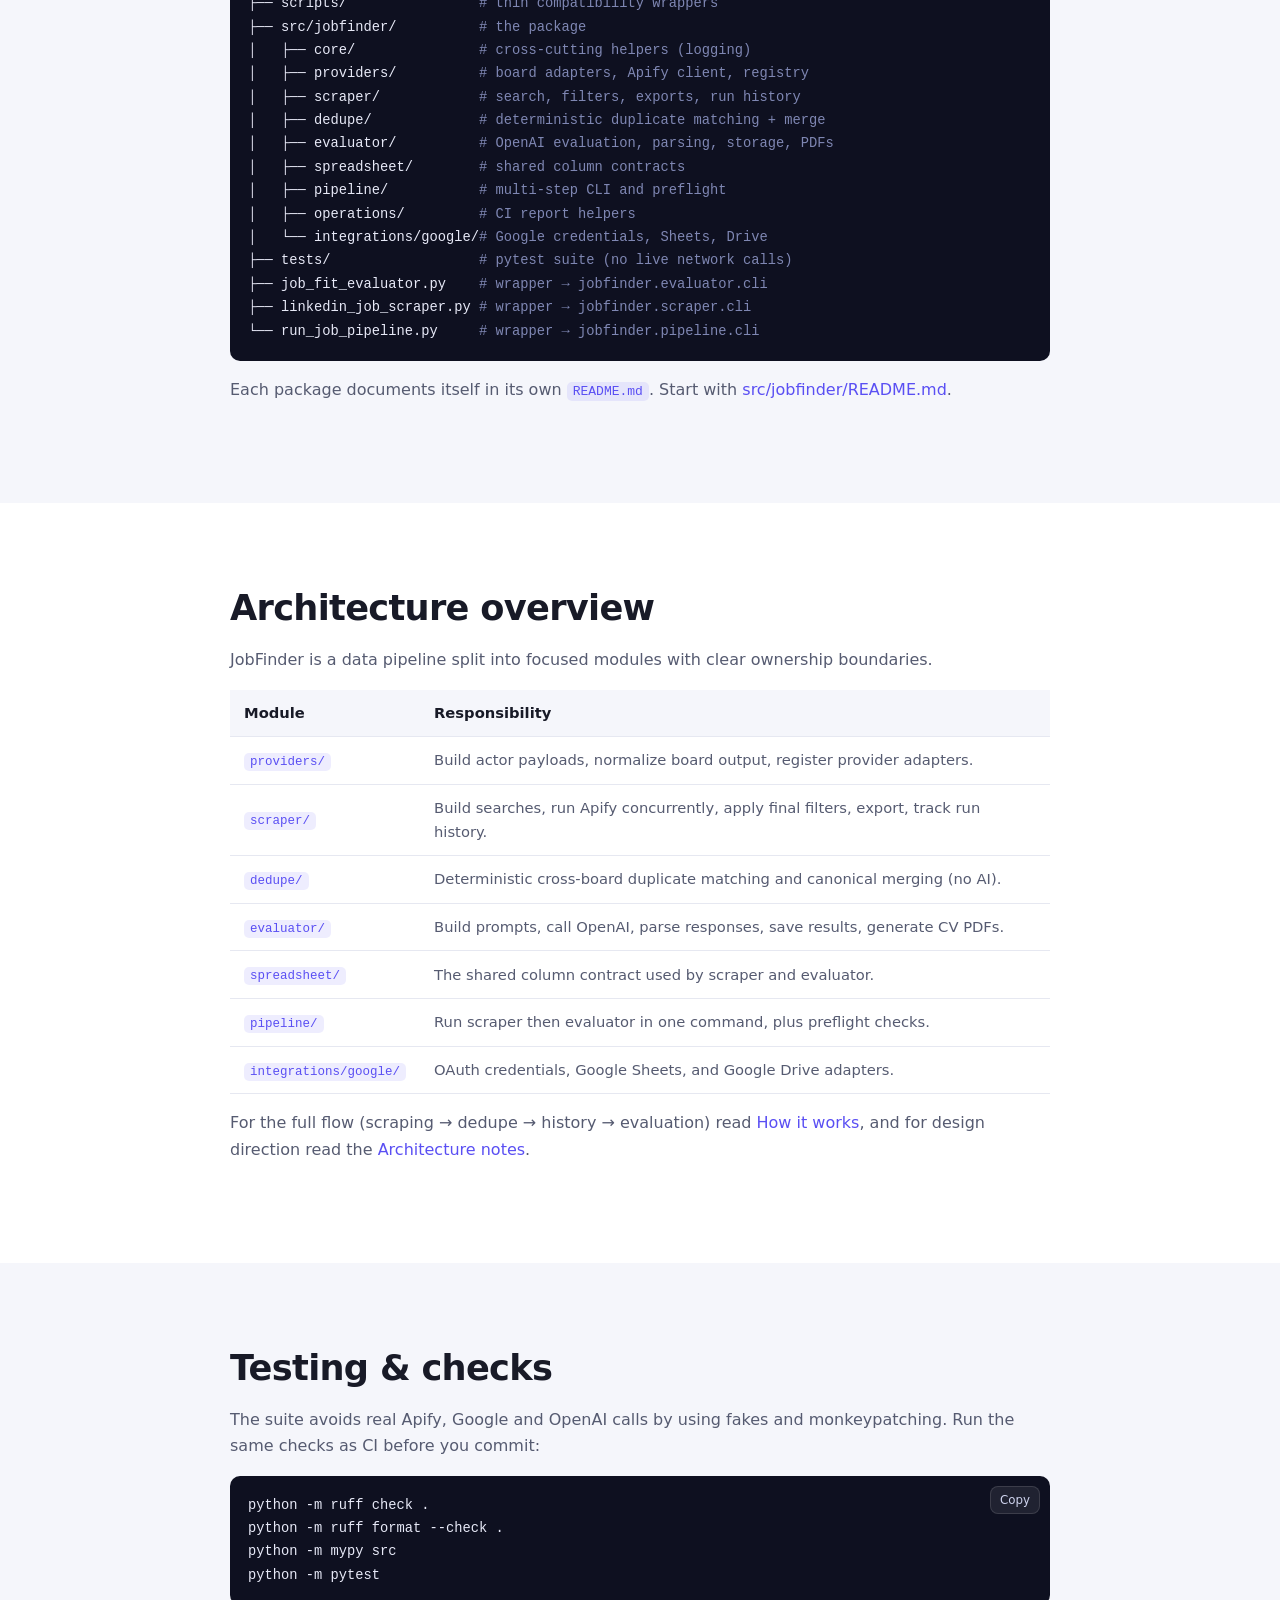
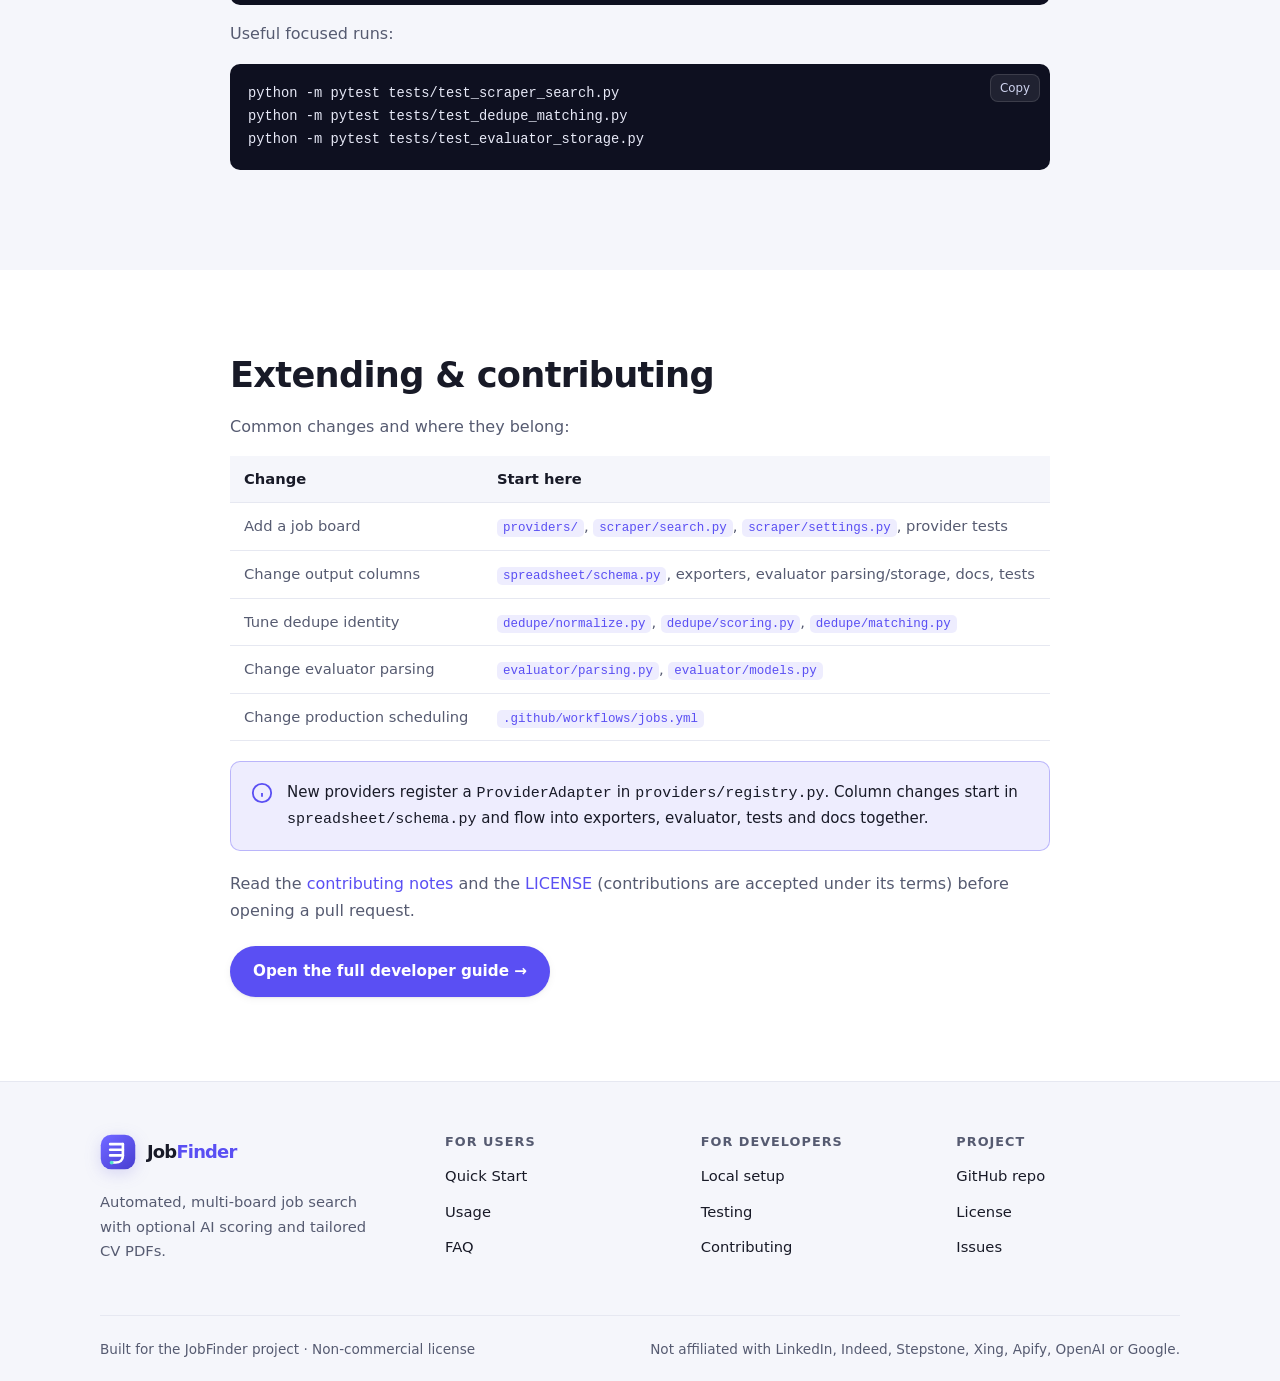
<file: developers.html>
<!DOCTYPE html>
<html lang="en" data-theme="light">
<head>
  <meta charset="UTF-8" />
  <meta name="viewport" content="width=device-width, initial-scale=1.0" />
  <title>JobFinder — Developer Guide</title>
  <meta name="description" content="Developer guide for JobFinder: project structure, local setup, testing, architecture overview, and how to contribute." />
  <meta name="theme-color" content="#5A4FF3" />
  <link rel="icon" type="image/svg+xml" href="assets/favicon.svg" />
  <link rel="stylesheet" href="css/styles.css" />
</head>
<body>
  <a class="skip-link" href="#main">Skip to content</a>

  <!-- ===== Nav ===== -->
  <header class="nav" id="nav">
    <div class="container nav__inner">
      <a class="brand" href="index.html" aria-label="JobFinder home">
        <img class="brand__logo" src="assets/logo-mark.svg" alt="" width="36" height="36" aria-hidden="true" />
        <span class="brand__word"><span>Job</span><span class="brand__finder">Finder</span></span>
      </a>
      <nav class="nav__links" id="navLinks" aria-label="Primary">
        <a href="index.html#what">Overview</a>
        <a href="index.html#features">Features</a>
        <a href="index.html#quick-start">Quick Start</a>
        <a href="index.html#usage">Usage</a>
        <a href="developers.html" class="is-active">Developers</a>
      </nav>
      <div class="nav__actions">
        <button class="icon-btn theme-toggle" id="themeToggle" aria-label="Toggle dark mode" title="Toggle theme">
          <svg class="sun" viewBox="0 0 24 24" fill="none" stroke="currentColor" stroke-width="2" stroke-linecap="round"><circle cx="12" cy="12" r="4"/><path d="M12 2v2M12 20v2M4.9 4.9l1.4 1.4M17.7 17.7l1.4 1.4M2 12h2M20 12h2M4.9 19.1l1.4-1.4M17.7 6.3l1.4-1.4"/></svg>
          <svg class="moon" viewBox="0 0 24 24" fill="none" stroke="currentColor" stroke-width="2" stroke-linecap="round" stroke-linejoin="round"><path d="M21 12.8A9 9 0 1 1 11.2 3a7 7 0 0 0 9.8 9.8z"/></svg>
        </button>
        <a class="btn btn--ghost github-btn" href="https://github.com/AmirDonyadide/JobFinder" target="_blank" rel="noopener" aria-label="View JobFinder on GitHub">
          <svg viewBox="0 0 24 24" fill="currentColor" aria-hidden="true"><path d="M12 .5A11.5 11.5 0 0 0 .5 12a11.5 11.5 0 0 0 7.86 10.92c.58.1.79-.25.79-.56v-2c-3.2.7-3.88-1.36-3.88-1.36-.53-1.34-1.3-1.7-1.3-1.7-1.05-.72.08-.71.08-.71 1.17.08 1.78 1.2 1.78 1.2 1.04 1.78 2.73 1.27 3.4.97.1-.75.4-1.27.73-1.56-2.56-.29-5.26-1.28-5.26-5.7 0-1.26.45-2.3 1.2-3.1-.13-.3-.52-1.49.1-3.1 0 0 .97-.31 3.2 1.18a11 11 0 0 1 5.82 0c2.22-1.5 3.19-1.18 3.19-1.18.62 1.61.23 2.8.11 3.1.74.8 1.19 1.84 1.19 3.1 0 4.43-2.7 5.4-5.28 5.69.42.36.79 1.06.79 2.14v3.17c0 .31.21.67.8.56A11.5 11.5 0 0 0 23.5 12 11.5 11.5 0 0 0 12 .5z"/></svg>
          <span>GitHub</span>
        </a>
        <button class="icon-btn nav__toggle" id="navToggle" aria-label="Open menu" aria-expanded="false">
          <svg viewBox="0 0 24 24" fill="none" stroke="currentColor" stroke-width="2" stroke-linecap="round"><path d="M3 6h18M3 12h18M3 18h18"/></svg>
        </button>
      </div>
    </div>
  </header>

  <main id="main">
    <!-- ===== Header ===== -->
    <section class="container page-head">
      <span class="eyebrow">For developers &amp; contributors</span>
      <h1 style="font-size:clamp(2rem,4vw,2.8rem)">Developer Guide</h1>
      <p style="color:var(--text-soft);font-size:1.1rem;max-width:680px">
        How JobFinder is built, how to run it locally, how to test it, and how to
        contribute. For a plain-language overview, see the
        <a href="index.html">main site</a>.
      </p>
      <div style="display:flex;gap:12px;flex-wrap:wrap;margin-top:18px">
        <a class="btn btn--primary" href="https://github.com/AmirDonyadide/JobFinder/blob/main/docs/developer-guide.md" target="_blank" rel="noopener">Full developer guide →</a>
        <a class="btn btn--ghost" href="https://github.com/AmirDonyadide/JobFinder/blob/main/docs/architecture.md" target="_blank" rel="noopener">Architecture notes →</a>
      </div>
    </section>

    <!-- ===== Local setup ===== -->
    <section class="section" id="setup">
      <div class="container" style="max-width:860px">
        <h2 class="reveal">Local development setup</h2>
        <p class="reveal" style="color:var(--text-soft)">
          The repository uses a <code style="background:var(--primary-soft);color:var(--primary);padding:2px 6px;border-radius:5px">src/</code>
          layout, so an editable install is recommended — it puts the
          <code style="background:var(--primary-soft);color:var(--primary);padding:2px 6px;border-radius:5px">jobfinder</code>
          package on your path so module commands work from a fresh clone.
        </p>
        <div class="code reveal">
          <button class="copy" aria-label="Copy commands">Copy</button>
<pre><span class="c"># create an environment (conda shown; a venv works too)</span>
conda create -n JobFinder python=3.14 -y
conda activate JobFinder
python -m pip install --upgrade pip

<span class="c"># install the package and the dev tools</span>
python -m pip install -e .
python -m pip install -r requirements-dev.txt

<span class="c"># create your local config</span>
cp .env.example .env</pre>
        </div>
        <p class="reveal" style="color:var(--text-soft)">After the editable install, these console scripts are available:</p>
        <div class="code reveal">
          <button class="copy" aria-label="Copy commands">Copy</button>
<pre>jobfinder-pipeline --help
jobfinder-scrape --help
jobfinder-evaluate --help</pre>
        </div>
        <div class="callout callout--info reveal">
          <svg viewBox="0 0 24 24" fill="none" stroke="currentColor" stroke-width="2"><circle cx="12" cy="12" r="10"/><path d="M12 16v-4M12 8h.01"/></svg>
          <p>For CV PDF generation you also need LaTeX (<code>latexmk</code> + <code>xelatex</code>). On Ubuntu: <code>sudo apt-get install -y latexmk texlive-xetex texlive-latex-extra</code>. On macOS, install MacTeX.</p>
        </div>
      </div>
    </section>

    <!-- ===== Project structure ===== -->
    <section class="section section--soft" id="structure">
      <div class="container" style="max-width:860px">
        <h2 class="reveal">Project structure</h2>
        <p class="reveal" style="color:var(--text-soft)">The package lives under <code style="background:var(--primary-soft);color:var(--primary);padding:2px 6px;border-radius:5px">src/jobfinder</code>; thin root scripts keep older commands working.</p>
        <div class="code reveal">
<pre>JobFinder/
├── .github/workflows/      <span class="c"># ci.yml (tests/lint) + jobs.yml (production pipeline)</span>
├── configs/                <span class="c"># filters.json + example keywords</span>
├── cv/                     <span class="c"># example LaTeX CV (your real CV stays private)</span>
├── prompts/                <span class="c"># example evaluator prompt (private in real use)</span>
├── scripts/                <span class="c"># thin compatibility wrappers</span>
├── src/jobfinder/          <span class="c"># the package</span>
│   ├── core/               <span class="c"># cross-cutting helpers (logging)</span>
│   ├── providers/          <span class="c"># board adapters, Apify client, registry</span>
│   ├── scraper/            <span class="c"># search, filters, exports, run history</span>
│   ├── dedupe/             <span class="c"># deterministic duplicate matching + merge</span>
│   ├── evaluator/          <span class="c"># OpenAI evaluation, parsing, storage, PDFs</span>
│   ├── spreadsheet/        <span class="c"># shared column contracts</span>
│   ├── pipeline/           <span class="c"># multi-step CLI and preflight</span>
│   ├── operations/         <span class="c"># CI report helpers</span>
│   └── integrations/google/<span class="c"># Google credentials, Sheets, Drive</span>
├── tests/                  <span class="c"># pytest suite (no live network calls)</span>
├── job_fit_evaluator.py    <span class="c"># wrapper → jobfinder.evaluator.cli</span>
├── linkedin_job_scraper.py <span class="c"># wrapper → jobfinder.scraper.cli</span>
└── run_job_pipeline.py     <span class="c"># wrapper → jobfinder.pipeline.cli</span></pre>
        </div>
        <p class="reveal" style="color:var(--text-soft)">Each package documents itself in its own <code style="background:var(--primary-soft);color:var(--primary);padding:2px 6px;border-radius:5px">README.md</code>. Start with <a href="https://github.com/AmirDonyadide/JobFinder/blob/main/src/jobfinder/README.md" target="_blank" rel="noopener">src/jobfinder/README.md</a>.</p>
      </div>
    </section>

    <!-- ===== Architecture ===== -->
    <section class="section" id="architecture">
      <div class="container" style="max-width:860px">
        <h2 class="reveal">Architecture overview</h2>
        <p class="reveal" style="color:var(--text-soft)">JobFinder is a data pipeline split into focused modules with clear ownership boundaries.</p>
        <div class="table-wrap reveal">
          <table>
            <thead><tr><th>Module</th><th>Responsibility</th></tr></thead>
            <tbody>
              <tr><td><code>providers/</code></td><td>Build actor payloads, normalize board output, register provider adapters.</td></tr>
              <tr><td><code>scraper/</code></td><td>Build searches, run Apify concurrently, apply final filters, export, track run history.</td></tr>
              <tr><td><code>dedupe/</code></td><td>Deterministic cross-board duplicate matching and canonical merging (no AI).</td></tr>
              <tr><td><code>evaluator/</code></td><td>Build prompts, call OpenAI, parse responses, save results, generate CV PDFs.</td></tr>
              <tr><td><code>spreadsheet/</code></td><td>The shared column contract used by scraper and evaluator.</td></tr>
              <tr><td><code>pipeline/</code></td><td>Run scraper then evaluator in one command, plus preflight checks.</td></tr>
              <tr><td><code>integrations/google/</code></td><td>OAuth credentials, Google Sheets, and Google Drive adapters.</td></tr>
            </tbody>
          </table>
        </div>
        <p class="reveal" style="color:var(--text-soft)">For the full flow (scraping → dedupe → history → evaluation) read <a href="https://github.com/AmirDonyadide/JobFinder/blob/main/docs/how-it-works.md" target="_blank" rel="noopener">How it works</a>, and for design direction read the <a href="https://github.com/AmirDonyadide/JobFinder/blob/main/docs/architecture.md" target="_blank" rel="noopener">Architecture notes</a>.</p>
      </div>
    </section>

    <!-- ===== Testing ===== -->
    <section class="section section--soft" id="testing">
      <div class="container" style="max-width:860px">
        <h2 class="reveal">Testing &amp; checks</h2>
        <p class="reveal" style="color:var(--text-soft)">The suite avoids real Apify, Google and OpenAI calls by using fakes and monkeypatching. Run the same checks as CI before you commit:</p>
        <div class="code reveal">
          <button class="copy" aria-label="Copy commands">Copy</button>
<pre>python -m ruff check .
python -m ruff format --check .
python -m mypy src
python -m pytest</pre>
        </div>
        <p class="reveal" style="color:var(--text-soft)">Useful focused runs:</p>
        <div class="code reveal">
          <button class="copy" aria-label="Copy commands">Copy</button>
<pre>python -m pytest tests/test_scraper_search.py
python -m pytest tests/test_dedupe_matching.py
python -m pytest tests/test_evaluator_storage.py</pre>
        </div>
      </div>
    </section>

    <!-- ===== Extension / contributing ===== -->
    <section class="section" id="contributing">
      <div class="container" style="max-width:860px">
        <h2 class="reveal">Extending &amp; contributing</h2>
        <p class="reveal" style="color:var(--text-soft)">Common changes and where they belong:</p>
        <div class="table-wrap reveal">
          <table>
            <thead><tr><th>Change</th><th>Start here</th></tr></thead>
            <tbody>
              <tr><td>Add a job board</td><td><code>providers/</code>, <code>scraper/search.py</code>, <code>scraper/settings.py</code>, provider tests</td></tr>
              <tr><td>Change output columns</td><td><code>spreadsheet/schema.py</code>, exporters, evaluator parsing/storage, docs, tests</td></tr>
              <tr><td>Tune dedupe identity</td><td><code>dedupe/normalize.py</code>, <code>dedupe/scoring.py</code>, <code>dedupe/matching.py</code></td></tr>
              <tr><td>Change evaluator parsing</td><td><code>evaluator/parsing.py</code>, <code>evaluator/models.py</code></td></tr>
              <tr><td>Change production scheduling</td><td><code>.github/workflows/jobs.yml</code></td></tr>
            </tbody>
          </table>
        </div>
        <div class="callout callout--info reveal">
          <svg viewBox="0 0 24 24" fill="none" stroke="currentColor" stroke-width="2"><circle cx="12" cy="12" r="10"/><path d="M12 16v-4M12 8h.01"/></svg>
          <p>New providers register a <code>ProviderAdapter</code> in <code>providers/registry.py</code>. Column changes start in <code>spreadsheet/schema.py</code> and flow into exporters, evaluator, tests and docs together.</p>
        </div>
        <p class="reveal" style="color:var(--text-soft)">Read the <a href="https://github.com/AmirDonyadide/JobFinder/blob/main/CONTRIBUTING.md" target="_blank" rel="noopener">contributing notes</a> and the <a href="https://github.com/AmirDonyadide/JobFinder/blob/main/LICENSE" target="_blank" rel="noopener">LICENSE</a> (contributions are accepted under its terms) before opening a pull request.</p>
        <div style="margin-top:22px" class="reveal">
          <a class="btn btn--primary" href="https://github.com/AmirDonyadide/JobFinder/blob/main/docs/developer-guide.md" target="_blank" rel="noopener">Open the full developer guide →</a>
        </div>
      </div>
    </section>
  </main>

  <!-- ===== Footer ===== -->
  <footer class="footer">
    <div class="container">
      <div class="footer__grid">
        <div class="footer__brand">
          <a class="brand" href="index.html" aria-label="JobFinder home">
            <img class="brand__logo" src="assets/logo-mark.svg" alt="" width="36" height="36" aria-hidden="true" />
            <span class="brand__word"><span>Job</span><span class="brand__finder">Finder</span></span>
          </a>
          <p>Automated, multi-board job search with optional AI scoring and tailored CV PDFs.</p>
        </div>
        <div>
          <h4>For users</h4>
          <ul class="footer__links">
            <li><a href="index.html#quick-start">Quick Start</a></li>
            <li><a href="index.html#usage">Usage</a></li>
            <li><a href="index.html#faq">FAQ</a></li>
          </ul>
        </div>
        <div>
          <h4>For developers</h4>
          <ul class="footer__links">
            <li><a href="#setup">Local setup</a></li>
            <li><a href="#testing">Testing</a></li>
            <li><a href="#contributing">Contributing</a></li>
          </ul>
        </div>
        <div>
          <h4>Project</h4>
          <ul class="footer__links">
            <li><a href="https://github.com/AmirDonyadide/JobFinder" target="_blank" rel="noopener">GitHub repo</a></li>
            <li><a href="https://github.com/AmirDonyadide/JobFinder/blob/main/LICENSE" target="_blank" rel="noopener">License</a></li>
            <li><a href="https://github.com/AmirDonyadide/JobFinder/issues" target="_blank" rel="noopener">Issues</a></li>
          </ul>
        </div>
      </div>
      <div class="footer__bottom">
        <span>Built for the <a href="https://github.com/AmirDonyadide/JobFinder" target="_blank" rel="noopener">JobFinder</a> project · Non-commercial license</span>
        <span>Not affiliated with LinkedIn, Indeed, Stepstone, Xing, Apify, OpenAI or Google.</span>
      </div>
    </div>
  </footer>

  <script src="js/main.js"></script>
</body>
</html>
</file>
<file: css/styles.css>
/* ===========================================================================
   JobFinder website — design system & components
   Plain CSS, no build step. Theming via [data-theme] on <html>.
   =========================================================================== */

/* ---- Theme tokens -------------------------------------------------------- */
:root {
  --bg: #ffffff;
  --bg-soft: #f5f6fb;
  --bg-card: #ffffff;
  --text: #181a27;
  --text-soft: #565b71;
  --border: #e6e8f1;
  --primary: #5a4ff3;
  --primary-strong: #493ed7;
  --primary-contrast: #ffffff;
  --primary-soft: rgba(90, 79, 243, 0.10);
  --accent: #0eae9d;
  --warn-bg: rgba(245, 158, 11, 0.12);
  --warn-border: rgba(245, 158, 11, 0.4);
  --code-bg: #0e1020;
  --code-text: #e7e9f7;
  --code-comment: #7f87b3;
  --shadow-sm: 0 1px 2px rgba(20, 22, 40, 0.06), 0 2px 8px rgba(20, 22, 40, 0.05);
  --shadow-md: 0 8px 30px rgba(20, 22, 40, 0.10);
  --radius: 14px;
  --radius-sm: 10px;
  --maxw: 1120px;
  --font: "Inter", system-ui, -apple-system, "Segoe UI", Roboto, Helvetica, Arial, sans-serif;
  --mono: "SF Mono", "JetBrains Mono", "Fira Code", ui-monospace, Menlo, Consolas, monospace;
}

html[data-theme="dark"] {
  --bg: #0b0c14;
  --bg-soft: #11131f;
  --bg-card: #161927;
  --text: #eef0ff;
  --text-soft: #a4a9c2;
  --border: #242838;
  --primary: #9a94ff;
  --primary-strong: #b4b0ff;
  --primary-contrast: #0b0c14;
  --primary-soft: rgba(154, 148, 255, 0.14);
  --accent: #42d8c0;
  --warn-bg: rgba(245, 158, 11, 0.14);
  --warn-border: rgba(245, 158, 11, 0.45);
  --code-bg: #0a0b14;
  --code-text: #e7e9f7;
  --code-comment: #6b7299;
  --shadow-sm: 0 1px 2px rgba(0, 0, 0, 0.4);
  --shadow-md: 0 12px 40px rgba(0, 0, 0, 0.45);
}

/* ---- Base ---------------------------------------------------------------- */
* { box-sizing: border-box; }

html { scroll-behavior: smooth; scroll-padding-top: 88px; }

@media (prefers-reduced-motion: reduce) {
  html { scroll-behavior: auto; }
  * { animation: none !important; transition: none !important; }
}

body {
  margin: 0;
  font-family: var(--font);
  background: var(--bg);
  color: var(--text);
  line-height: 1.65;
  -webkit-font-smoothing: antialiased;
  transition: background 0.3s ease, color 0.3s ease;
}

a { color: var(--primary); text-decoration: none; }
a:hover { text-decoration: underline; }

h1, h2, h3, h4 { line-height: 1.2; letter-spacing: -0.02em; margin: 0 0 0.5em; }
h2 { font-size: clamp(1.6rem, 3vw, 2.2rem); }
h3 { font-size: 1.2rem; }
p { margin: 0 0 1rem; }

.container { width: 100%; max-width: var(--maxw); margin: 0 auto; padding: 0 20px; }

.section { padding: 84px 0; }
.section--soft { background: var(--bg-soft); }
.section__head { max-width: 720px; margin: 0 auto 48px; text-align: center; }
.section__head p { color: var(--text-soft); font-size: 1.08rem; }
.eyebrow {
  display: inline-block; font-size: 0.78rem; font-weight: 700;
  text-transform: uppercase; letter-spacing: 0.12em;
  color: var(--primary); background: var(--primary-soft);
  padding: 5px 12px; border-radius: 999px; margin-bottom: 14px;
}

.skip-link {
  position: absolute; left: -999px; top: 0; z-index: 1000;
  background: var(--primary); color: #fff; padding: 10px 16px; border-radius: 0 0 8px 0;
}
.skip-link:focus { left: 0; }

/* ---- Buttons ------------------------------------------------------------- */
.btn {
  display: inline-flex; align-items: center; gap: 8px;
  font-weight: 600; font-size: 0.95rem; font-family: inherit;
  padding: 12px 22px; border-radius: 999px; border: 1px solid transparent;
  cursor: pointer; transition: transform 0.15s ease, box-shadow 0.15s ease, background 0.15s ease;
  white-space: nowrap;
}
.btn:hover { text-decoration: none; transform: translateY(-2px); }
.btn--primary { background: var(--primary); color: var(--primary-contrast); box-shadow: var(--shadow-sm); }
.btn--primary:hover { background: var(--primary-strong); box-shadow: var(--shadow-md); }
.btn--ghost { background: transparent; color: var(--text); border-color: var(--border); }
.btn--ghost:hover { border-color: var(--primary); color: var(--primary); }
.btn svg { width: 18px; height: 18px; }

/* ---- Navigation ---------------------------------------------------------- */
.nav {
  position: sticky; top: 0; z-index: 100;
  background: color-mix(in srgb, var(--bg) 82%, transparent);
  backdrop-filter: saturate(160%) blur(12px);
  border-bottom: 1px solid var(--border);
}
.nav__inner { display: flex; align-items: center; gap: 18px; height: 68px; }
.brand {
  display: inline-flex; align-items: center; gap: 11px; flex: none;
  color: var(--text); font-size: 1.12rem; font-weight: 780; letter-spacing: -0.045em;
}
.brand:hover { text-decoration: none; }
.brand__logo {
  width: 36px; height: 36px; flex: none; display: block;
  filter: drop-shadow(0 4px 8px rgba(76, 66, 213, 0.18));
}
.brand__word { display: inline-flex; align-items: baseline; }
.brand__finder { color: var(--primary); }
.nav__links { display: flex; gap: 4px; margin-left: auto; align-items: center; }
.nav__links a {
  color: var(--text-soft); font-weight: 500; font-size: 0.92rem;
  padding: 8px 12px; border-radius: 8px;
}
.nav__links a:hover, .nav__links a.is-active { color: var(--text); background: var(--primary-soft); text-decoration: none; }
.nav__actions { display: flex; align-items: center; gap: 8px; }
.icon-btn {
  display: inline-flex; align-items: center; justify-content: center;
  width: 40px; height: 40px; border-radius: 10px; cursor: pointer;
  background: transparent; border: 1px solid var(--border); color: var(--text);
}
.icon-btn:hover { border-color: var(--primary); color: var(--primary); }
.icon-btn svg { width: 19px; height: 19px; }
.theme-toggle .moon { display: none; }
html[data-theme="dark"] .theme-toggle .sun { display: none; }
html[data-theme="dark"] .theme-toggle .moon { display: block; }
.nav__toggle { display: none; }

/* ---- Hero ---------------------------------------------------------------- */
.hero { position: relative; overflow: hidden; padding: 72px 0 64px; }
.hero::before {
  content: ""; position: absolute; inset: 0; z-index: 0;
  background:
    radial-gradient(60% 60% at 15% 0%, var(--primary-soft), transparent 70%),
    radial-gradient(50% 50% at 90% 10%, color-mix(in srgb, var(--accent) 18%, transparent), transparent 70%);
}
.hero__grid {
  position: relative; z-index: 1;
  display: grid; grid-template-columns: 1.05fr 0.95fr; gap: 48px; align-items: center;
}
.hero h1 { font-size: clamp(2.1rem, 4.6vw, 3.4rem); margin-bottom: 18px; }
.hero h1 .grad {
  background: linear-gradient(100deg, var(--primary), var(--accent));
  -webkit-background-clip: text; background-clip: text; color: transparent;
}
.hero__lead { font-size: 1.18rem; color: var(--text-soft); max-width: 540px; }
.hero__cta { display: flex; flex-wrap: wrap; gap: 12px; margin: 26px 0 22px; }
.hero__meta { display: flex; flex-wrap: wrap; gap: 18px; color: var(--text-soft); font-size: 0.9rem; }
.hero__meta span { display: inline-flex; align-items: center; gap: 7px; }
.hero__meta svg { width: 16px; height: 16px; color: var(--accent); }

/* Terminal mock */
.terminal {
  background: var(--code-bg); border-radius: var(--radius);
  box-shadow: var(--shadow-md); border: 1px solid rgba(255, 255, 255, 0.07);
  overflow: hidden; font-family: var(--mono); font-size: 0.86rem;
}
.terminal__bar { display: flex; align-items: center; gap: 7px; padding: 12px 14px; background: rgba(255, 255, 255, 0.04); }
.terminal__bar i { width: 11px; height: 11px; border-radius: 50%; display: block; }
.terminal__bar i:nth-child(1) { background: #ff5f57; }
.terminal__bar i:nth-child(2) { background: #febc2e; }
.terminal__bar i:nth-child(3) { background: #28c840; }
.terminal__bar span { margin-left: 8px; color: #8b91b6; font-size: 0.78rem; }
.terminal__body { padding: 18px 18px 22px; color: var(--code-text); line-height: 1.9; }
.terminal__body .c { color: var(--code-comment); }
.terminal__body .p { color: #6ee7b7; }
.terminal__body .o { color: #93b6ff; }

/* ---- Pipeline (flow) ----------------------------------------------------- */
.flow { display: grid; grid-template-columns: repeat(6, 1fr); gap: 12px; }
.flow__node {
  background: var(--bg-card); border: 1px solid var(--border); border-radius: var(--radius-sm);
  padding: 18px 14px; text-align: center; box-shadow: var(--shadow-sm); position: relative;
}
.flow__node .step { font-size: 0.72rem; font-weight: 700; color: var(--primary); }
.flow__node .ico { width: 26px; height: 26px; margin: 6px auto 8px; color: var(--accent); display: block; }
.flow__node strong { display: block; font-size: 0.92rem; }
.flow__node span { font-size: 0.8rem; color: var(--text-soft); }
.flow__node.opt { border-style: dashed; }
.flow__node.opt .badge-opt {
  position: absolute; top: -9px; right: 10px; font-size: 0.62rem; font-weight: 700;
  background: var(--accent); color: #04201d; padding: 2px 8px; border-radius: 999px;
}

/* ---- Cards / grids ------------------------------------------------------- */
.grid { display: grid; gap: 20px; }
.grid--3 { grid-template-columns: repeat(3, 1fr); }
.grid--2 { grid-template-columns: repeat(2, 1fr); }

.card {
  background: var(--bg-card); border: 1px solid var(--border); border-radius: var(--radius);
  padding: 26px; box-shadow: var(--shadow-sm); transition: transform 0.18s ease, box-shadow 0.18s ease, border-color 0.18s ease;
}
.card:hover { transform: translateY(-4px); box-shadow: var(--shadow-md); border-color: color-mix(in srgb, var(--primary) 40%, var(--border)); }
.card__ico {
  width: 46px; height: 46px; border-radius: 12px; display: inline-flex; align-items: center; justify-content: center;
  background: var(--primary-soft); color: var(--primary); margin-bottom: 16px;
}
.card__ico svg { width: 24px; height: 24px; }
.card h3 { margin-bottom: 8px; }
.card p { color: var(--text-soft); margin: 0; font-size: 0.96rem; }
.card--link { display: block; color: inherit; }
.card--link:hover { text-decoration: none; }
.card__more { display: inline-flex; align-items: center; gap: 6px; margin-top: 14px; font-weight: 600; color: var(--primary); font-size: 0.9rem; }

/* ---- Callout ------------------------------------------------------------- */
.callout {
  display: flex; gap: 14px; padding: 18px 20px; border-radius: var(--radius-sm);
  background: var(--warn-bg); border: 1px solid var(--warn-border); margin: 20px 0;
}
.callout svg { width: 22px; height: 22px; flex: none; color: #d97706; margin-top: 2px; }
.callout p { margin: 0; font-size: 0.94rem; }
.callout--info { background: var(--primary-soft); border-color: color-mix(in srgb, var(--primary) 35%, transparent); }
.callout--info svg { color: var(--primary); }

/* ---- Code block + copy --------------------------------------------------- */
.code { position: relative; margin: 16px 0; }
.code pre {
  margin: 0; background: var(--code-bg); color: var(--code-text);
  border-radius: var(--radius-sm); padding: 18px 54px 18px 18px; overflow-x: auto;
  font-family: var(--mono); font-size: 0.86rem; line-height: 1.7;
}
.code pre .c { color: var(--code-comment); }
.code pre .o { color: #93b6ff; }
.code .copy {
  position: absolute; top: 10px; right: 10px;
  display: inline-flex; align-items: center; gap: 5px;
  background: rgba(255, 255, 255, 0.08); color: #cfd4ef; border: 1px solid rgba(255, 255, 255, 0.12);
  border-radius: 8px; padding: 6px 9px; cursor: pointer; font-size: 0.74rem; font-family: inherit;
  transition: background 0.15s ease;
}
.code .copy:hover { background: rgba(255, 255, 255, 0.16); color: #fff; }
.code .copy.copied { background: var(--accent); color: #04201d; border-color: transparent; }
.code .copy svg { width: 14px; height: 14px; }

/* ---- Tabs ---------------------------------------------------------------- */
.tabs__list { display: inline-flex; gap: 4px; padding: 5px; background: var(--bg-soft); border: 1px solid var(--border); border-radius: 999px; margin-bottom: 24px; }
.section--soft .tabs__list { background: var(--bg); }
.tabs__btn {
  border: none; background: transparent; color: var(--text-soft); font-family: inherit;
  font-weight: 600; font-size: 0.9rem; padding: 9px 18px; border-radius: 999px; cursor: pointer;
}
.tabs__btn:hover { color: var(--text); }
.tabs__btn.is-active { background: var(--primary); color: var(--primary-contrast); }
.tabs__panel { display: none; }
.tabs__panel.is-active { display: block; animation: fade 0.3s ease; }

/* ---- Steps --------------------------------------------------------------- */
.steps { display: grid; gap: 18px; counter-reset: step; }
.step-row { display: grid; grid-template-columns: 44px 1fr; gap: 18px; align-items: start; }
.step-row__num {
  counter-increment: step; width: 44px; height: 44px; border-radius: 12px;
  display: inline-flex; align-items: center; justify-content: center;
  background: var(--primary); color: var(--primary-contrast); font-weight: 800; font-size: 1.05rem;
}
.step-row__num::before { content: counter(step); }
.step-row__body { padding-top: 3px; }
.step-row__body h3 { margin-bottom: 6px; }
.step-row__body p { color: var(--text-soft); margin: 0 0 8px; }

/* ---- Command builder ----------------------------------------------------- */
.builder { background: var(--bg-card); border: 1px solid var(--border); border-radius: var(--radius); padding: 24px; box-shadow: var(--shadow-sm); }
.builder__controls { display: flex; flex-wrap: wrap; gap: 18px; margin-bottom: 18px; }
.field { display: flex; flex-direction: column; gap: 6px; }
.field label { font-size: 0.8rem; font-weight: 700; color: var(--text-soft); text-transform: uppercase; letter-spacing: 0.05em; }
.field select {
  font-family: inherit; font-size: 0.92rem; padding: 10px 14px; border-radius: 10px;
  border: 1px solid var(--border); background: var(--bg); color: var(--text); min-width: 220px; cursor: pointer;
}
.field select:focus { outline: 2px solid var(--primary); outline-offset: 1px; }

/* ---- Accordion (FAQ) ----------------------------------------------------- */
.accordion { max-width: 800px; margin: 0 auto; }
.acc-item { border: 1px solid var(--border); border-radius: var(--radius-sm); margin-bottom: 12px; background: var(--bg-card); overflow: hidden; }
.acc-trigger {
  width: 100%; text-align: left; background: transparent; border: none; cursor: pointer;
  font-family: inherit; font-size: 1.02rem; font-weight: 600; color: var(--text);
  padding: 18px 20px; display: flex; justify-content: space-between; align-items: center; gap: 16px;
}
.acc-trigger .chev { width: 20px; height: 20px; flex: none; color: var(--text-soft); transition: transform 0.25s ease; }
.acc-trigger[aria-expanded="true"] .chev { transform: rotate(180deg); color: var(--primary); }
.acc-panel { max-height: 0; overflow: hidden; transition: max-height 0.3s ease; }
.acc-panel__inner { padding: 0 20px 18px; color: var(--text-soft); }
.acc-panel__inner p { margin: 0; }
.acc-panel__inner code { background: var(--primary-soft); color: var(--primary); padding: 2px 6px; border-radius: 5px; font-family: var(--mono); font-size: 0.86em; }

/* ---- CTA band ------------------------------------------------------------ */
.cta {
  text-align: center; border-radius: 22px; padding: 56px 28px; margin: 0 auto;
  background: linear-gradient(115deg, var(--primary), color-mix(in srgb, var(--accent) 75%, var(--primary)));
  color: #fff; box-shadow: var(--shadow-md);
}
.cta h2 { color: #fff; }
.cta p { color: rgba(255, 255, 255, 0.9); max-width: 560px; margin: 0 auto 24px; }
.cta .btn--primary { background: #fff; color: var(--primary-strong); }
.cta .btn--primary:hover { background: #f1f0ff; }
.cta .btn--ghost { color: #fff; border-color: rgba(255, 255, 255, 0.5); }
.cta .btn--ghost:hover { color: #fff; border-color: #fff; background: rgba(255, 255, 255, 0.12); }

/* ---- Footer -------------------------------------------------------------- */
.footer { border-top: 1px solid var(--border); background: var(--bg-soft); padding: 52px 0 28px; }
.footer__grid { display: grid; grid-template-columns: 1.4fr 1fr 1fr 1fr; gap: 32px; margin-bottom: 36px; }
.footer__brand p { color: var(--text-soft); font-size: 0.92rem; max-width: 280px; margin-top: 12px; }
.footer h4 { font-size: 0.8rem; text-transform: uppercase; letter-spacing: 0.08em; color: var(--text-soft); margin-bottom: 14px; }
.footer__links { list-style: none; padding: 0; margin: 0; display: grid; gap: 9px; }
.footer__links a { color: var(--text); font-size: 0.92rem; }
.footer__links a:hover { color: var(--primary); }
.footer__bottom { border-top: 1px solid var(--border); padding-top: 22px; display: flex; flex-wrap: wrap; gap: 10px; justify-content: space-between; color: var(--text-soft); font-size: 0.85rem; }
.footer__bottom a { color: var(--text-soft); }

/* ---- Doc page specifics -------------------------------------------------- */
.page-head { padding: 56px 0 12px; }
.page-head .eyebrow { margin-bottom: 16px; }
.prose h2 { margin-top: 8px; }
.prose h3 { margin-top: 28px; }
.prose p, .prose li { color: var(--text-soft); }
.prose ul { padding-left: 22px; }
.prose li { margin-bottom: 6px; }
.table-wrap { overflow-x: auto; margin: 16px 0; }
table { width: 100%; border-collapse: collapse; font-size: 0.92rem; }
th, td { text-align: left; padding: 11px 14px; border-bottom: 1px solid var(--border); }
th { font-weight: 700; color: var(--text); background: var(--bg-soft); }
td { color: var(--text-soft); }
td code, .prose p code, .prose li code { background: var(--primary-soft); color: var(--primary); padding: 2px 6px; border-radius: 5px; font-family: var(--mono); font-size: 0.85em; }

/* ---- Reveal animation ---------------------------------------------------- */
.reveal { opacity: 0; transform: translateY(18px); transition: opacity 0.6s ease, transform 0.6s ease; }
.reveal.in { opacity: 1; transform: none; }
@keyframes fade { from { opacity: 0; } to { opacity: 1; } }

/* ---- Responsive ---------------------------------------------------------- */
@media (max-width: 900px) {
  .hero__grid { grid-template-columns: 1fr; gap: 36px; }
  .hero__visual { order: -1; }
  .grid--3 { grid-template-columns: 1fr 1fr; }
  .flow { grid-template-columns: 1fr 1fr; }
  .footer__grid { grid-template-columns: 1fr 1fr; }
}

@media (max-width: 720px) {
  .section { padding: 60px 0; }
  .nav__links { display: none; }
  .nav__actions { margin-left: auto; }
  .nav__toggle { display: inline-flex; }
  .nav.open .nav__links {
    display: flex; flex-direction: column; align-items: stretch; gap: 2px;
    position: absolute; top: 68px; left: 0; right: 0; margin: 0; padding: 12px 16px;
    background: var(--bg); border-bottom: 1px solid var(--border); box-shadow: var(--shadow-md);
  }
  .nav.open .nav__links a { padding: 12px; }
  .grid--3, .grid--2 { grid-template-columns: 1fr; }
  .footer__grid { grid-template-columns: 1fr 1fr; }
  .hero__cta .btn { flex: 1 1 auto; justify-content: center; }
}

@media (max-width: 540px) {
  .nav__inner { gap: 9px; padding: 0 14px; }
  .brand { gap: 8px; font-size: 1.02rem; }
  .brand__logo { width: 33px; height: 33px; }
  .nav__actions { gap: 6px; }
  .github-btn { width: 40px; height: 40px; padding: 0; justify-content: center; }
  .github-btn span { display: none; }
}

@media (max-width: 460px) {
  .flow { grid-template-columns: 1fr; }
  .footer__grid { grid-template-columns: 1fr; }
}
</file>
